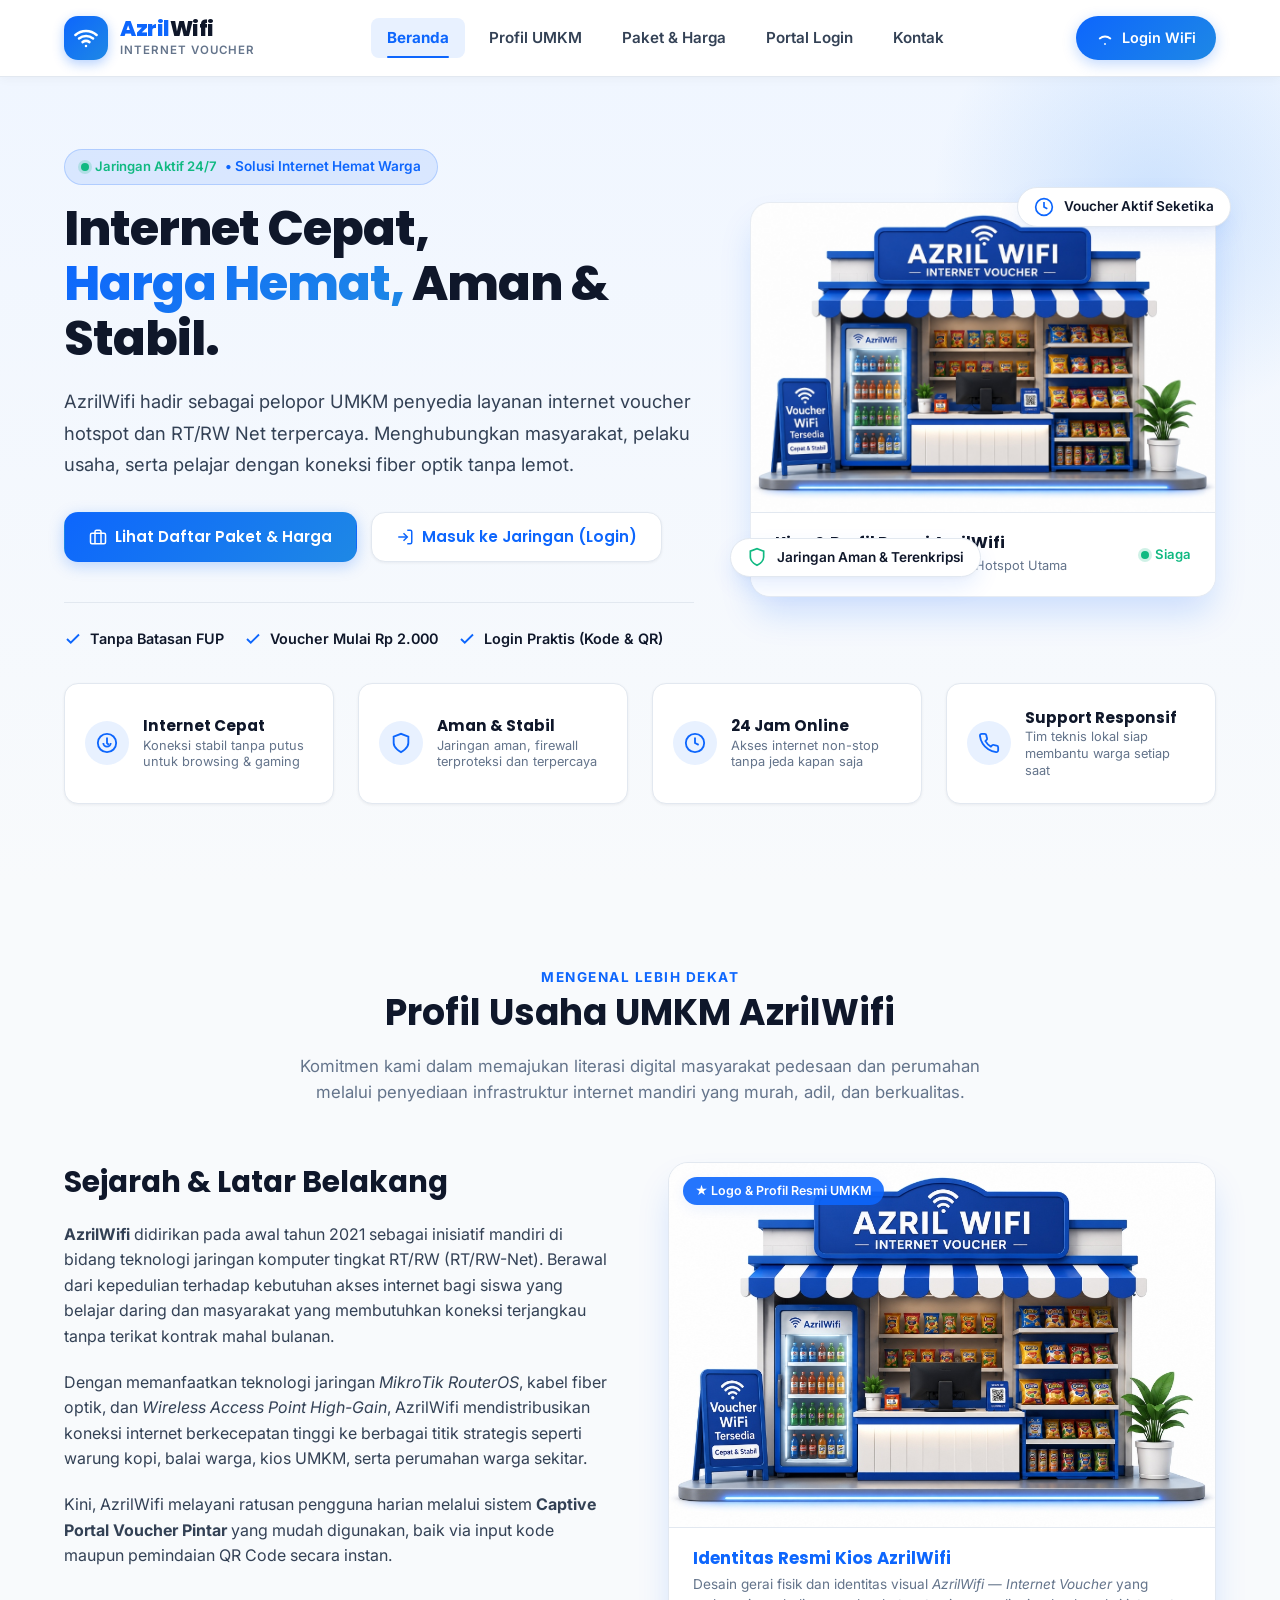
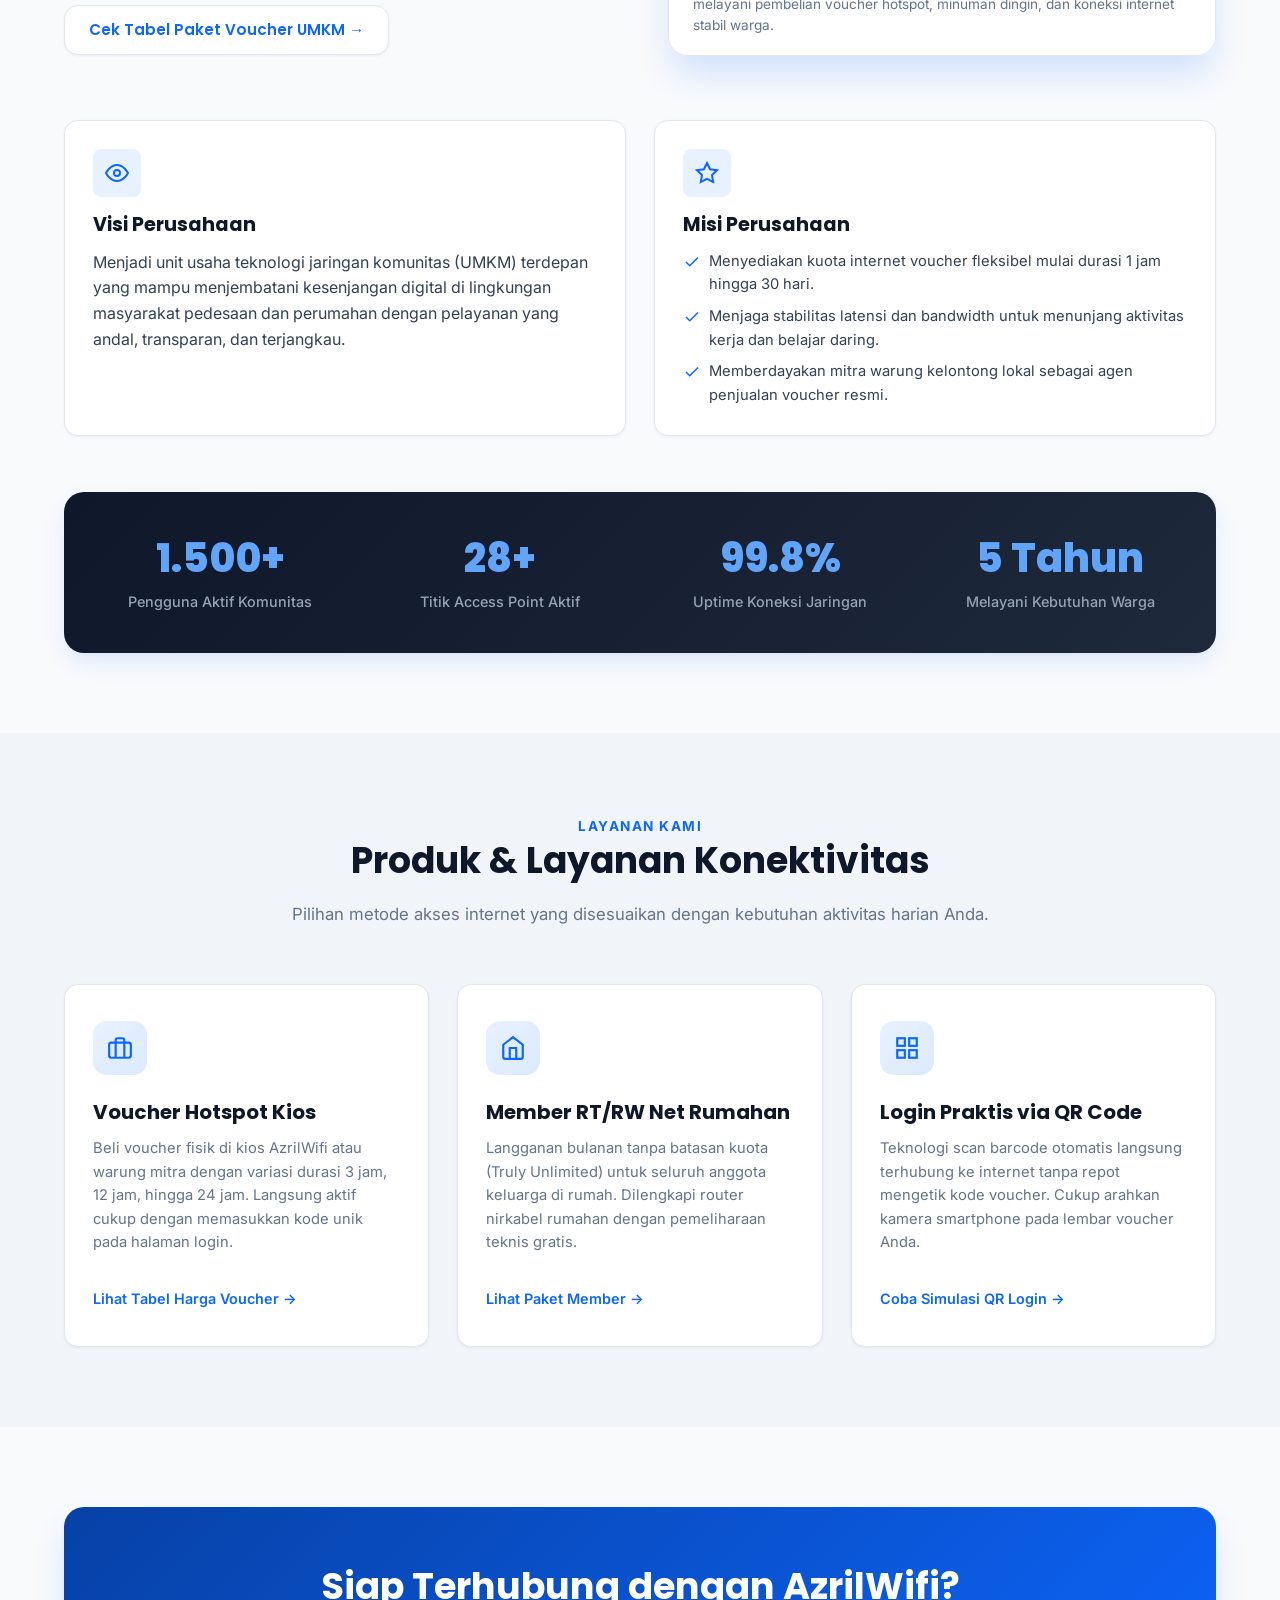
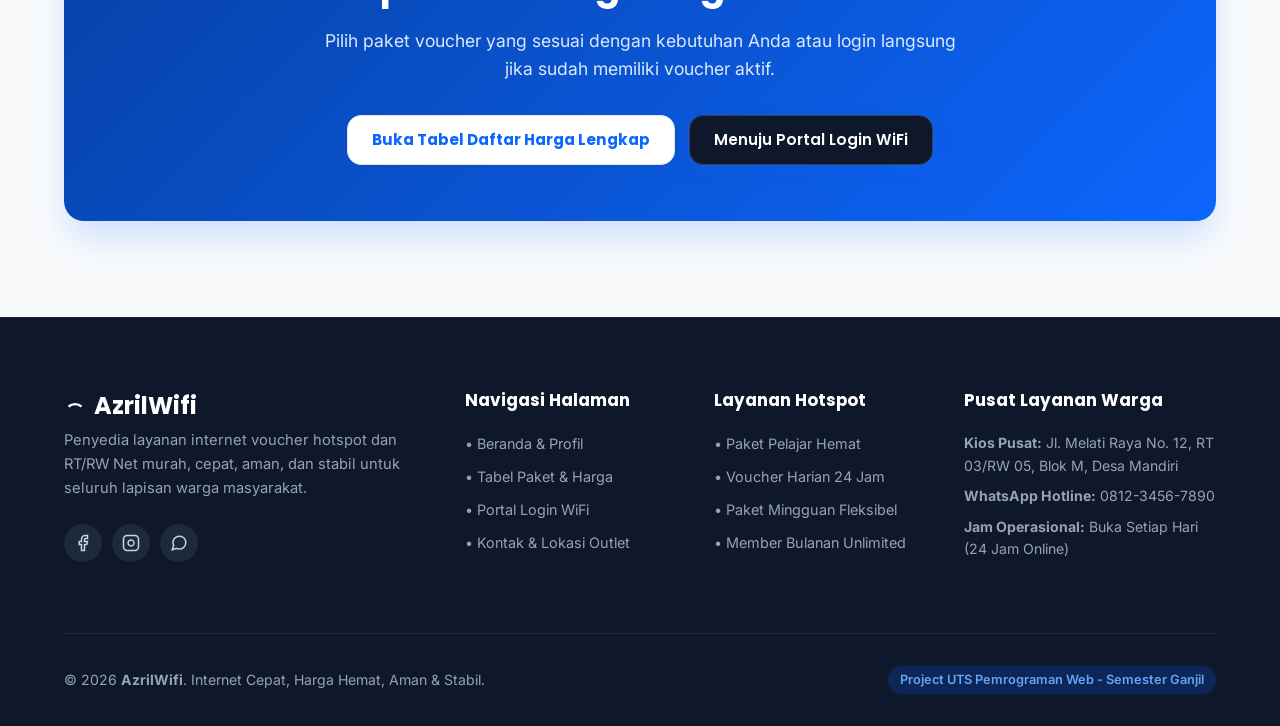
<file: index.html>
<!DOCTYPE html>
<html lang="id">
<head>
  <meta charset="UTF-8">
  <meta name="viewport" content="width=device-width, initial-scale=1.0">
  <title>AzrilWifi - Profil UMKM & Penyedia Internet Voucher Berkualitas</title>
  <meta name="description" content="Profil Resmi AzrilWifi - Penyedia layanan internet voucher hotspot RT/RW Net murah, cepat, aman, dan stabil untuk masyarakat dan pelajar.">
  
  <!-- CSS Stylesheet -->
  <link rel="stylesheet" href="assets/css/style.css">
</head>
<body>

  <!-- ========================================================================
       SEMANTIC HEADER & NAVBAR COMPONENT
       ======================================================================== -->
  <header class="site-header">
    <div class="container">
      <!-- Brand Logo -->
      <a href="index.html" class="brand-logo" id="brandLogo">
        <div class="brand-icon-box">
          <svg width="24" height="24" viewBox="0 0 24 24" fill="none" stroke="currentColor" stroke-width="2.5" stroke-linecap="round" stroke-linejoin="round">
            <path d="M5 12.55a11 11 0 0 1 14.08 0"></path>
            <path d="M1.42 9a16 16 0 0 1 21.16 0"></path>
            <path d="M8.53 16.11a6 6 0 0 1 6.95 0"></path>
            <line x1="12" y1="20" x2="12.01" y2="20"></line>
          </svg>
        </div>
        <div class="brand-text-group">
          <span class="brand-title">Azril<span>Wifi</span></span>
          <span class="brand-subtitle">Internet Voucher</span>
        </div>
      </a>

      <!-- Navigation Menu -->
      <nav class="main-nav" aria-label="Navigasi Utama">
        <ul class="nav-list">
          <li><a href="index.html" class="nav-link active" id="navHome">Beranda</a></li>
          <li><a href="#profil" class="nav-link" id="navProfil">Profil UMKM</a></li>
          <li><a href="paket.html" class="nav-link" id="navPaket">Paket & Harga</a></li>
          <li><a href="login.html" class="nav-link" id="navLogin">Portal Login</a></li>
          <li><a href="kontak.html" class="nav-link" id="navKontak">Kontak</a></li>
        </ul>
      </nav>

      <!-- Header Action -->
      <div class="header-actions">
        <a href="login.html" class="nav-cta-btn" id="headerLoginBtn">
          <svg width="18" height="18" viewBox="0 0 24 24" fill="none" stroke="currentColor" stroke-width="2.5" stroke-linecap="round" stroke-linejoin="round">
            <path d="M5 12.55a11 11 0 0 1 14.08 0"></path>
            <line x1="12" y1="20" x2="12.01" y2="20"></line>
          </svg>
          Login WiFi
        </a>
      </div>

      <!-- Mobile Menu Toggle Button -->
      <button class="menu-toggle" aria-label="Buka Menu Navigasi" aria-expanded="false" id="mobileMenuBtn">
        <svg width="28" height="28" viewBox="0 0 24 24" fill="none" stroke="currentColor" stroke-width="2" stroke-linecap="round" stroke-linejoin="round">
          <line x1="3" y1="12" x2="21" y2="12"></line>
          <line x1="3" y1="6" x2="21" y2="6"></line>
          <line x1="3" y1="18" x2="21" y2="18"></line>
        </svg>
      </button>
    </div>
  </header>

  <!-- ========================================================================
       MAIN CONTENT
       ======================================================================== -->
  <main>
    <!-- HERO SECTION -->
    <section class="hero-section">
      <div class="container">
        <div class="hero-grid">
          <!-- Left: Hero Text & Call to Actions -->
          <article class="hero-content">
            <div class="badge-pill">
              <span class="hero-badge-live"><span class="pulse-dot"></span> Jaringan Aktif 24/7</span>
              <span>• Solusi Internet Hemat Warga</span>
            </div>
            <h1 class="hero-title">
              Internet Cepat, <br>
              <span class="gradient-text">Harga Hemat,</span> Aman & Stabil.
            </h1>
            <p class="hero-description">
              AzrilWifi hadir sebagai pelopor UMKM penyedia layanan internet voucher hotspot dan RT/RW Net terpercaya. Menghubungkan masyarakat, pelaku usaha, serta pelajar dengan koneksi fiber optik tanpa lemot.
            </p>
            <div class="hero-btn-group">
              <a href="paket.html" class="btn btn-primary" id="heroCekPaketBtn">
                <svg width="18" height="18" viewBox="0 0 24 24" fill="none" stroke="currentColor" stroke-width="2">
                  <rect x="2" y="7" width="20" height="14" rx="2" ry="2"></rect>
                  <path d="M16 21V5a2 2 0 0 0-2-2h-4a2 2 0 0 0-2 2v16"></path>
                </svg>
                Lihat Daftar Paket & Harga
              </a>
              <a href="login.html" class="btn btn-secondary" id="heroLoginBtn">
                <svg width="18" height="18" viewBox="0 0 24 24" fill="none" stroke="currentColor" stroke-width="2">
                  <path d="M15 3h4a2 2 0 0 1 2 2v14a2 2 0 0 1-2 2h-4"></path>
                  <polyline points="10 17 15 12 10 7"></polyline>
                  <line x1="15" y1="12" x2="3" y2="12"></line>
                </svg>
                Masuk ke Jaringan (Login)
              </a>
            </div>

            <!-- Feature Bullet List -->
            <div class="hero-features-list">
              <div class="hero-feature-item">
                <svg width="18" height="18" viewBox="0 0 24 24" fill="none" stroke="currentColor" stroke-width="2.5"><polyline points="20 6 9 17 4 12"></polyline></svg>
                <span>Tanpa Batasan FUP</span>
              </div>
              <div class="hero-feature-item">
                <svg width="18" height="18" viewBox="0 0 24 24" fill="none" stroke="currentColor" stroke-width="2.5"><polyline points="20 6 9 17 4 12"></polyline></svg>
                <span>Voucher Mulai Rp 2.000</span>
              </div>
              <div class="hero-feature-item">
                <svg width="18" height="18" viewBox="0 0 24 24" fill="none" stroke="currentColor" stroke-width="2.5"><polyline points="20 6 9 17 4 12"></polyline></svg>
                <span>Login Praktis (Kode & QR)</span>
              </div>
            </div>
          </article>

          <!-- Right: Hero Visual Showcase (Kios AzrilWifi) -->
          <div class="hero-media-wrapper">
            <div class="floating-pill pill-top">
              <svg width="20" height="20" viewBox="0 0 24 24" fill="none" stroke="#0D66FD" stroke-width="2"><circle cx="12" cy="12" r="10"></circle><polyline points="12 6 12 12 16 14"></polyline></svg>
              <span>Voucher Aktif Seketika</span>
            </div>
            
            <figure class="hero-card">
              <div class="hero-image-box">
                <img src="assets/images/kios-azrilwifi.jpg" alt="Logo & Profil Resmi Kios AzrilWifi Internet Voucher">
              </div>
              <figcaption class="hero-card-footer">
                <div>
                  <h4 style="font-size: 1rem; margin-bottom: 2px;">Kios &amp; Profil Resmi AzrilWifi</h4>
                  <p style="font-size: 0.8rem; color: var(--text-muted); margin: 0;">Pusat Pembelian Voucher &amp; Titik Hotspot Utama</p>
                </div>
                <span class="hero-badge-live">
                  <span class="pulse-dot"></span> Siaga
                </span>
              </figcaption>
            </figure>

            <div class="floating-pill pill-bottom">
              <svg width="20" height="20" viewBox="0 0 24 24" fill="none" stroke="#10B981" stroke-width="2"><path d="M12 22s8-4 8-10V5l-8-3-8 3v7c0 6 8 10 8 10z"></path></svg>
              <span>Jaringan Aman & Terenkripsi</span>
            </div>
          </div>
        </div>

        <!-- 4 Core Trust Badges (Based on Mockup Image) -->
        <div class="trust-badges-grid">
          <div class="trust-badge-item">
            <div class="trust-icon-circle">
              <svg width="22" height="22" viewBox="0 0 24 24" fill="none" stroke="currentColor" stroke-width="2"><circle cx="12" cy="12" r="10"></circle><polyline points="12 6 12 12 14 14"></polyline><path d="M16 12a4 4 0 1 1-8 0"></path></svg>
            </div>
            <div class="trust-badge-text">
              <h4>Internet Cepat</h4>
              <p>Koneksi stabil tanpa putus untuk browsing & gaming</p>
            </div>
          </div>

          <div class="trust-badge-item">
            <div class="trust-icon-circle">
              <svg width="22" height="22" viewBox="0 0 24 24" fill="none" stroke="currentColor" stroke-width="2"><path d="M12 22s8-4 8-10V5l-8-3-8 3v7c0 6 8 10 8 10z"></path></svg>
            </div>
            <div class="trust-badge-text">
              <h4>Aman & Stabil</h4>
              <p>Jaringan aman, firewall terproteksi dan terpercaya</p>
            </div>
          </div>

          <div class="trust-badge-item">
            <div class="trust-icon-circle">
              <svg width="22" height="22" viewBox="0 0 24 24" fill="none" stroke="currentColor" stroke-width="2"><circle cx="12" cy="12" r="10"></circle><polyline points="12 6 12 12 16 14"></polyline></svg>
            </div>
            <div class="trust-badge-text">
              <h4>24 Jam Online</h4>
              <p>Akses internet non-stop tanpa jeda kapan saja</p>
            </div>
          </div>

          <div class="trust-badge-item">
            <div class="trust-icon-circle">
              <svg width="22" height="22" viewBox="0 0 24 24" fill="none" stroke="currentColor" stroke-width="2"><path d="M22 16.92v3a2 2 0 0 1-2.18 2 19.79 19.79 0 0 1-8.63-3.07 19.5 19.5 0 0 1-6-6 19.79 19.79 0 0 1-3.07-8.67A2 2 0 0 1 4.11 2h3a2 2 0 0 1 2 1.72 12.84 12.84 0 0 0 .7 2.81 2 2 0 0 1-.45 2.11L8.09 9.91a16 16 0 0 0 6 6l1.27-1.27a2 2 0 0 1 2.11-.45 12.84 12.84 0 0 0 2.81.7A2 2 0 0 1 22 16.92z"></path></svg>
            </div>
            <div class="trust-badge-text">
              <h4>Support Responsif</h4>
              <p>Tim teknis lokal siap membantu warga setiap saat</p>
            </div>
          </div>
        </div>
      </div>
    </section>

    <!-- ======================================================================
         PROFIL PERUSAHAAN / UMKM LENGKAP
         ====================================================================== -->
    <section id="profil" class="section">
      <div class="container">
        <header class="section-header">
          <span class="section-subtitle">Mengenal Lebih Dekat</span>
          <h2 class="section-title">Profil Usaha UMKM AzrilWifi</h2>
          <p class="section-desc">
            Komitmen kami dalam memajukan literasi digital masyarakat pedesaan dan perumahan melalui penyediaan infrastruktur internet mandiri yang murah, adil, dan berkualitas.
          </p>
        </header>

        <div class="profile-grid">
          <!-- Text Information -->
          <article class="profile-info">
            <h3>Sejarah & Latar Belakang</h3>
            <p>
              <strong>AzrilWifi</strong> didirikan pada awal tahun 2021 sebagai inisiatif mandiri di bidang teknologi jaringan komputer tingkat RT/RW (RT/RW-Net). Berawal dari kepedulian terhadap kebutuhan akses internet bagi siswa yang belajar daring dan masyarakat yang membutuhkan koneksi terjangkau tanpa terikat kontrak mahal bulanan.
            </p>
            <p>
              Dengan memanfaatkan teknologi jaringan <em>MikroTik RouterOS</em>, kabel fiber optik, dan <em>Wireless Access Point High-Gain</em>, AzrilWifi mendistribusikan koneksi internet berkecepatan tinggi ke berbagai titik strategis seperti warung kopi, balai warga, kios UMKM, serta perumahan warga sekitar.
            </p>
            <p>
              Kini, AzrilWifi melayani ratusan pengguna harian melalui sistem <strong>Captive Portal Voucher Pintar</strong> yang mudah digunakan, baik via input kode maupun pemindaian QR Code secara instan.
            </p>
            
            <div style="margin-top: 1rem;">
              <a href="paket.html" class="btn btn-secondary" id="btnPelajariPaket">
                Cek Tabel Paket Voucher UMKM &rarr;
              </a>
            </div>
          </article>

          <!-- Visual Profil Resmi & Logo Kios AzrilWifi -->
          <figure class="profile-img-card">
            <div style="position: relative;">
              <img src="assets/images/profil-azrilwifi.jpg" alt="Logo &amp; Profil Resmi Kios AzrilWifi Internet Voucher">
              <span class="badge badge-primary" style="position: absolute; top: 14px; left: 14px; box-shadow: var(--shadow-md); background: rgba(13, 102, 253, 0.9); color: #fff;">
                ★ Logo &amp; Profil Resmi UMKM
              </span>
            </div>
            <figcaption style="padding: 1.25rem 1.5rem; background: #fff; border-top: 1px solid var(--border-color);">
              <h4 style="font-size: 1.05rem; color: var(--primary); margin-bottom: 4px;">Identitas Resmi Kios AzrilWifi</h4>
              <p style="margin: 0; color: var(--text-muted); font-size: 0.85rem; line-height: 1.5;">
                Desain gerai fisik dan identitas visual <em>AzrilWifi — Internet Voucher</em> yang melayani pembelian voucher hotspot, minuman dingin, dan koneksi internet stabil warga.
              </p>
            </figcaption>
          </figure>
        </div>

        <!-- Visi & Misi -->
        <div class="vision-mission-grid">
          <article class="vm-card">
            <div class="vm-icon">
              <svg width="24" height="24" viewBox="0 0 24 24" fill="none" stroke="currentColor" stroke-width="2"><path d="M1 12s4-8 11-8 11 8 11 8-4 8-11 8-11-8-11-8z"></path><circle cx="12" cy="12" r="3"></circle></svg>
            </div>
            <h4>Visi Perusahaan</h4>
            <p>
              Menjadi unit usaha teknologi jaringan komunitas (UMKM) terdepan yang mampu menjembatani kesenjangan digital di lingkungan masyarakat pedesaan dan perumahan dengan pelayanan yang andal, transparan, dan terjangkau.
            </p>
          </article>

          <article class="vm-card">
            <div class="vm-icon">
              <svg width="24" height="24" viewBox="0 0 24 24" fill="none" stroke="currentColor" stroke-width="2"><polygon points="12 2 15.09 8.26 22 9.27 17 14.14 18.18 21.02 12 17.77 5.82 21.02 7 14.14 2 9.27 8.91 8.26 12 2"></polygon></svg>
            </div>
            <h4>Misi Perusahaan</h4>
            <ul class="vm-list">
              <li>
                <svg width="18" height="18" viewBox="0 0 24 24" fill="none" stroke="currentColor" stroke-width="2"><polyline points="20 6 9 17 4 12"></polyline></svg>
                <span>Menyediakan kuota internet voucher fleksibel mulai durasi 1 jam hingga 30 hari.</span>
              </li>
              <li>
                <svg width="18" height="18" viewBox="0 0 24 24" fill="none" stroke="currentColor" stroke-width="2"><polyline points="20 6 9 17 4 12"></polyline></svg>
                <span>Menjaga stabilitas latensi dan bandwidth untuk menunjang aktivitas kerja dan belajar daring.</span>
              </li>
              <li>
                <svg width="18" height="18" viewBox="0 0 24 24" fill="none" stroke="currentColor" stroke-width="2"><polyline points="20 6 9 17 4 12"></polyline></svg>
                <span>Memberdayakan mitra warung kelontong lokal sebagai agen penjualan voucher resmi.</span>
              </li>
            </ul>
          </article>
        </div>

        <!-- Statistics Counter Bar -->
        <div class="stats-bar">
          <div class="stats-grid">
            <div class="stat-item">
              <h3>1.500+</h3>
              <p>Pengguna Aktif Komunitas</p>
            </div>
            <div class="stat-item">
              <h3>28+</h3>
              <p>Titik Access Point Aktif</p>
            </div>
            <div class="stat-item">
              <h3>99.8%</h3>
              <p>Uptime Koneksi Jaringan</p>
            </div>
            <div class="stat-item">
              <h3>5 Tahun</h3>
              <p>Melayani Kebutuhan Warga</p>
            </div>
          </div>
        </div>
      </div>
    </section>

    <!-- ======================================================================
         LAYANAN & PRODUK UNGGULAN UMKM
         ====================================================================== -->
    <section class="section section-alt">
      <div class="container">
        <header class="section-header">
          <span class="section-subtitle">Layanan Kami</span>
          <h2 class="section-title">Produk & Layanan Konektivitas</h2>
          <p class="section-desc">Pilihan metode akses internet yang disesuaikan dengan kebutuhan aktivitas harian Anda.</p>
        </header>

        <div class="services-grid">
          <!-- Service 1 -->
          <article class="service-card">
            <div class="service-icon-box">
              <svg width="26" height="26" viewBox="0 0 24 24" fill="none" stroke="currentColor" stroke-width="2">
                <rect x="2" y="7" width="20" height="14" rx="2" ry="2"></rect>
                <path d="M16 21V5a2 2 0 0 0-2-2h-4a2 2 0 0 0-2 2v16"></path>
              </svg>
            </div>
            <h3>Voucher Hotspot Kios</h3>
            <p>
              Beli voucher fisik di kios AzrilWifi atau warung mitra dengan variasi durasi 3 jam, 12 jam, hingga 24 jam. Langsung aktif cukup dengan memasukkan kode unik pada halaman login.
            </p>
            <a href="paket.html" class="service-card-link">
              Lihat Tabel Harga Voucher &rarr;
            </a>
          </article>

          <!-- Service 2 -->
          <article class="service-card">
            <div class="service-icon-box">
              <svg width="26" height="26" viewBox="0 0 24 24" fill="none" stroke="currentColor" stroke-width="2">
                <path d="M3 9l9-7 9 7v11a2 2 0 0 1-2 2H5a2 2 0 0 1-2-2z"></path>
                <polyline points="9 22 9 12 15 12 15 22"></polyline>
              </svg>
            </div>
            <h3>Member RT/RW Net Rumahan</h3>
            <p>
              Langganan bulanan tanpa batasan kuota (Truly Unlimited) untuk seluruh anggota keluarga di rumah. Dilengkapi router nirkabel rumahan dengan pemeliharaan teknis gratis.
            </p>
            <a href="paket.html" class="service-card-link">
              Lihat Paket Member &rarr;
            </a>
          </article>

          <!-- Service 3 -->
          <article class="service-card">
            <div class="service-icon-box">
              <svg width="26" height="26" viewBox="0 0 24 24" fill="none" stroke="currentColor" stroke-width="2">
                <rect x="3" y="3" width="7" height="7"></rect>
                <rect x="14" y="3" width="7" height="7"></rect>
                <rect x="14" y="14" width="7" height="7"></rect>
                <rect x="3" y="14" width="7" height="7"></rect>
              </svg>
            </div>
            <h3>Login Praktis via QR Code</h3>
            <p>
              Teknologi scan barcode otomatis langsung terhubung ke internet tanpa repot mengetik kode voucher. Cukup arahkan kamera smartphone pada lembar voucher Anda.
            </p>
            <a href="login.html" class="service-card-link">
              Coba Simulasi QR Login &rarr;
            </a>
          </article>
        </div>
      </div>
    </section>

    <!-- ======================================================================
         CTA PREVIEW KE HALAMAN TABEL & LOGIN
         ====================================================================== -->
    <section class="section" style="padding-bottom: 6rem;">
      <div class="container">
        <div style="background: linear-gradient(135deg, #0741a6 0%, #0D66FD 100%); border-radius: var(--radius-lg); padding: 3.5rem 2.5rem; color: #fff; text-align: center; box-shadow: var(--shadow-xl);">
          <h2 style="color: #fff; font-size: 2.3rem; margin-bottom: 1rem;">Siap Terhubung dengan AzrilWifi?</h2>
          <p style="color: #DBEAFE; font-size: 1.1rem; max-width: 650px; margin: 0 auto 2rem;">
            Pilih paket voucher yang sesuai dengan kebutuhan Anda atau login langsung jika sudah memiliki voucher aktif.
          </p>
          <div style="display: flex; justify-content: center; gap: 14px; flex-wrap: wrap;">
            <a href="paket.html" class="btn btn-secondary" style="background: #fff; color: var(--primary); font-weight: 700;">
              Buka Tabel Daftar Harga Lengkap
            </a>
            <a href="login.html" class="btn btn-primary" style="background: #0F172A; border-color: #334155;">
              Menuju Portal Login WiFi
            </a>
          </div>
        </div>
      </div>
    </section>
  </main>

  <!-- ========================================================================
       SEMANTIC FOOTER COMPONENT
       ======================================================================== -->
  <footer class="site-footer">
    <div class="container">
      <div class="footer-grid">
        <!-- Col 1: Brand Info -->
        <div class="footer-brand">
          <h4>
            <svg width="22" height="22" viewBox="0 0 24 24" fill="none" stroke="currentColor" stroke-width="2.5"><path d="M5 12.55a11 11 0 0 1 14.08 0"></path><line x1="12" y1="20" x2="12.01" y2="20"></line></svg>
            AzrilWifi
          </h4>
          <p>
            Penyedia layanan internet voucher hotspot dan RT/RW Net murah, cepat, aman, dan stabil untuk seluruh lapisan warga masyarakat.
          </p>
          <div class="footer-socials">
            <a href="#" class="social-link" aria-label="Facebook">
              <svg width="18" height="18" viewBox="0 0 24 24" fill="none" stroke="currentColor" stroke-width="2"><path d="M18 2h-3a5 5 0 0 0-5 5v3H7v4h3v8h4v-8h3l1-4h-4V7a1 1 0 0 1 1-1h3z"></path></svg>
            </a>
            <a href="#" class="social-link" aria-label="Instagram">
              <svg width="18" height="18" viewBox="0 0 24 24" fill="none" stroke="currentColor" stroke-width="2"><rect x="2" y="2" width="20" height="20" rx="5" ry="5"></rect><path d="M16 11.37A4 4 0 1 1 12.63 8 4 4 0 0 1 16 11.37z"></path><line x1="17.5" y1="6.5" x2="17.51" y2="6.5"></line></svg>
            </a>
            <a href="kontak.html" class="social-link" aria-label="WhatsApp">
              <svg width="18" height="18" viewBox="0 0 24 24" fill="none" stroke="currentColor" stroke-width="2"><path d="M21 11.5a8.38 8.38 0 0 1-.9 3.8 8.5 8.5 0 0 1-7.6 4.7 8.38 8.38 0 0 1-3.8-.9L3 21l1.9-5.7a8.38 8.38 0 0 1-.9-3.8 8.5 8.5 0 0 1 4.7-7.6 8.38 8.38 0 0 1 3.8-.9h.5a8.48 8.48 0 0 1 8 8v.5z"></path></svg>
            </a>
          </div>
        </div>

        <!-- Col 2: Quick Links (Hyperlinks) -->
        <div class="footer-col">
          <h5>Navigasi Halaman</h5>
          <div class="footer-links">
            <a href="index.html">&bull; Beranda & Profil</a>
            <a href="paket.html">&bull; Tabel Paket & Harga</a>
            <a href="login.html">&bull; Portal Login WiFi</a>
            <a href="kontak.html">&bull; Kontak & Lokasi Outlet</a>
          </div>
        </div>

        <!-- Col 3: Layanan Kami -->
        <div class="footer-col">
          <h5>Layanan Hotspot</h5>
          <div class="footer-links">
            <a href="paket.html">&bull; Paket Pelajar Hemat</a>
            <a href="paket.html">&bull; Voucher Harian 24 Jam</a>
            <a href="paket.html">&bull; Paket Mingguan Fleksibel</a>
            <a href="paket.html">&bull; Member Bulanan Unlimited</a>
          </div>
        </div>

        <!-- Col 4: Informasi Kontak -->
        <div class="footer-col">
          <h5>Pusat Layanan Warga</h5>
          <p style="font-size: 0.88rem; color: #94A3B8; margin-bottom: 0.5rem;">
            <strong>Kios Pusat:</strong> Jl. Melati Raya No. 12, RT 03/RW 05, Blok M, Desa Mandiri
          </p>
          <p style="font-size: 0.88rem; color: #94A3B8; margin-bottom: 0.5rem;">
            <strong>WhatsApp Hotline:</strong> 0812-3456-7890
          </p>
          <p style="font-size: 0.88rem; color: #94A3B8;">
            <strong>Jam Operasional:</strong> Buka Setiap Hari (24 Jam Online)
          </p>
        </div>
      </div>

      <!-- Footer Bottom -->
      <div class="footer-bottom">
        <p>&copy; 2026 <strong>AzrilWifi</strong>. Internet Cepat, Harga Hemat, Aman &amp; Stabil.</p>
        <span class="project-tag">Project UTS Pemrograman Web - Semester Ganjil</span>
      </div>
    </div>
  </footer>

  <!-- Javascript File -->
  <script src="assets/js/script.js"></script>
</body>
</html>
</file>
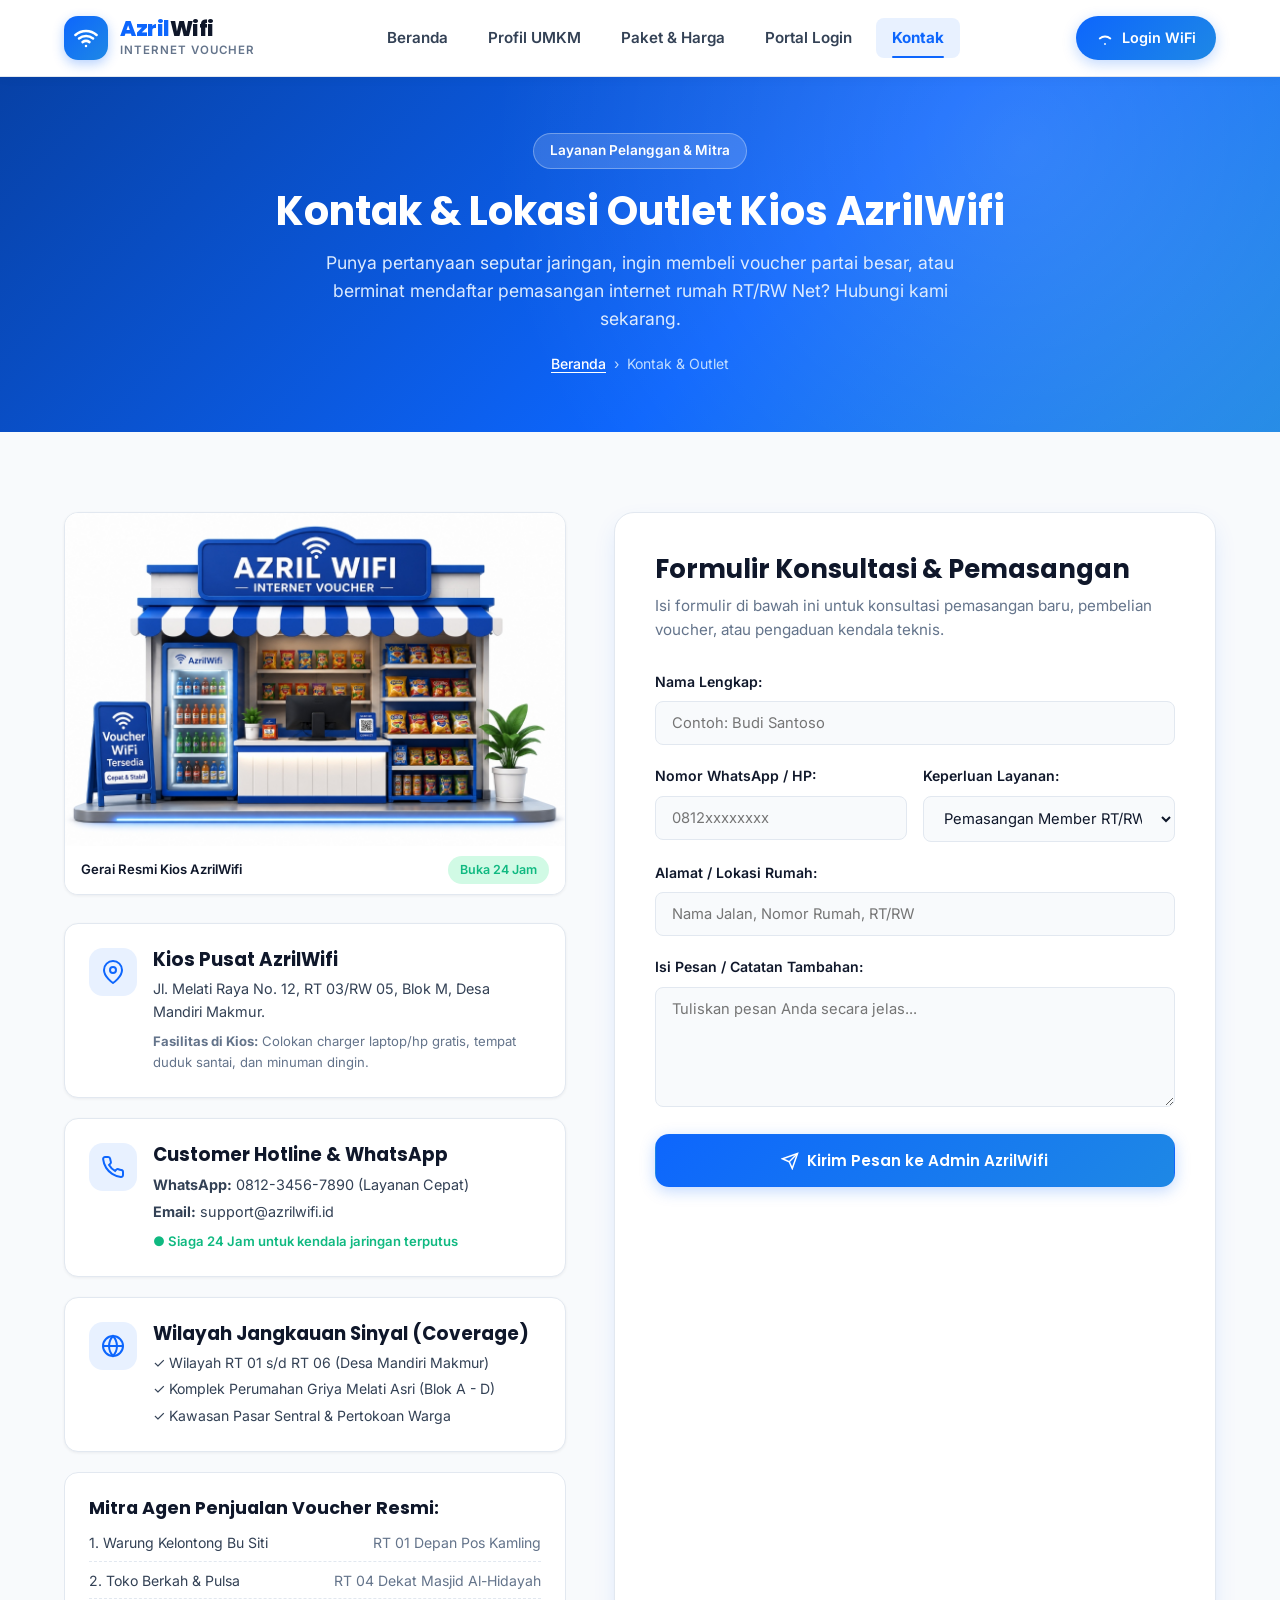
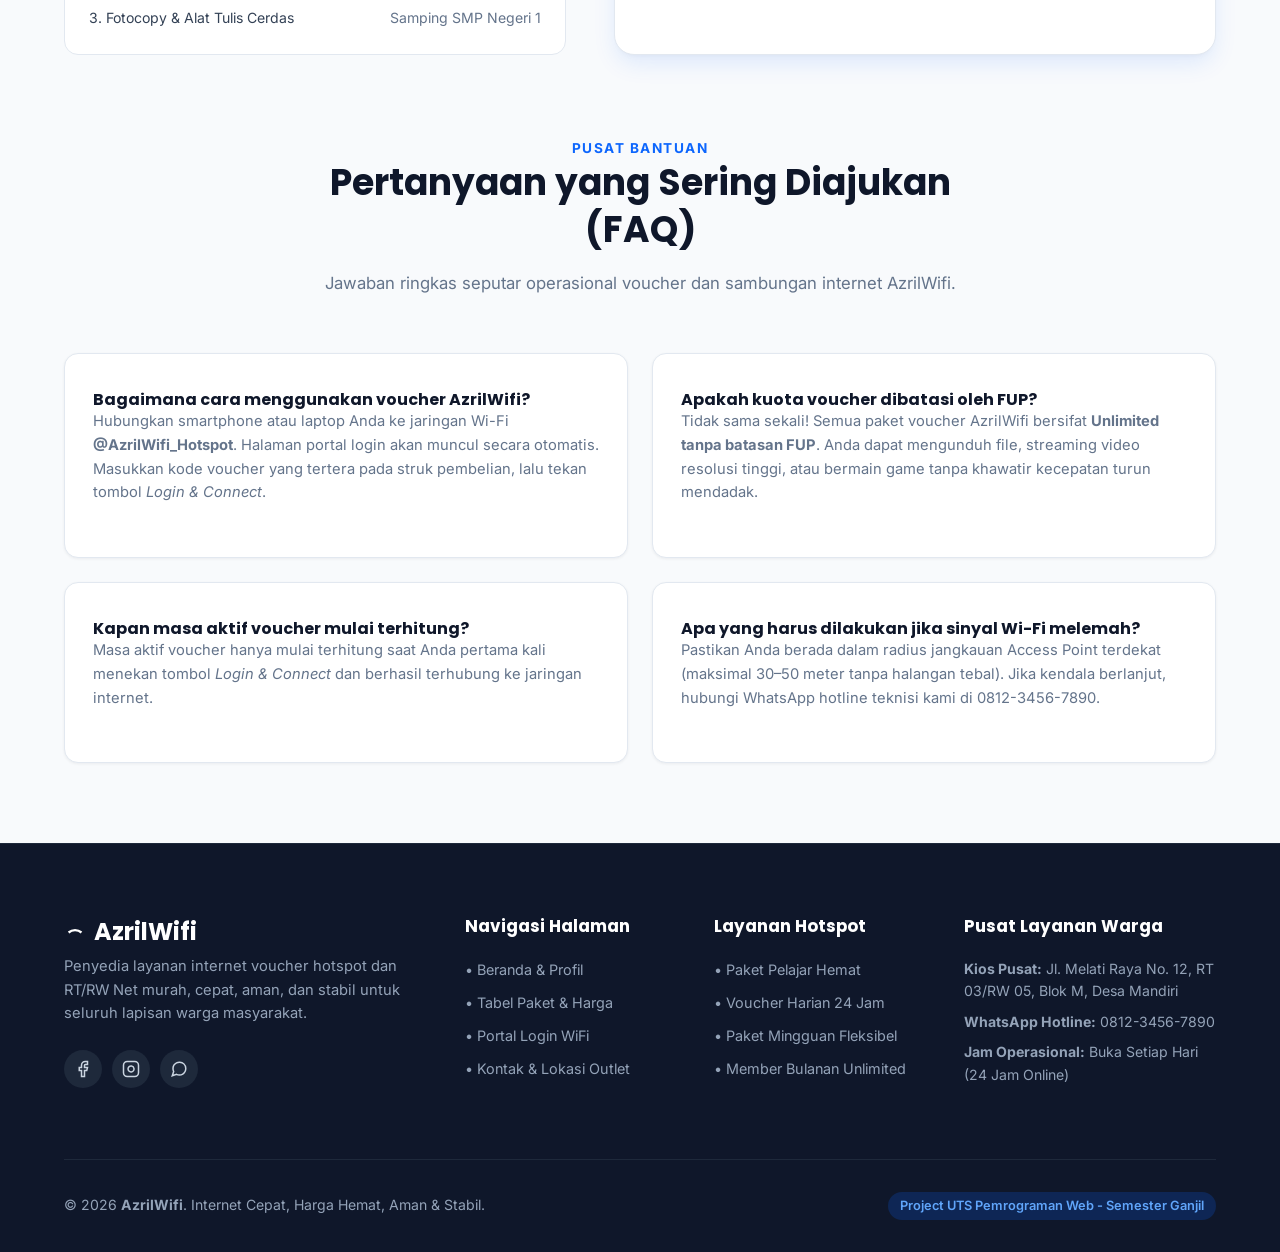
<file: kontak.html>
<!DOCTYPE html>
<html lang="id">
<head>
  <meta charset="UTF-8">
  <meta name="viewport" content="width=device-width, initial-scale=1.0">
  <title>Kontak & Lokasi Outlet - AzrilWifi Internet Voucher</title>
  <meta name="description" content="Hubungi tim dukungan teknis AzrilWifi, temukan lokasi kios resmi penjualan voucher, serta ajukan pemasangan internet rumah RT/RW Net baru.">
  
  <!-- CSS Stylesheet -->
  <link rel="stylesheet" href="assets/css/style.css">
</head>
<body>

  <!-- ========================================================================
       SEMANTIC HEADER & NAVBAR COMPONENT
       ======================================================================== -->
  <header class="site-header">
    <div class="container">
      <!-- Brand Logo -->
      <a href="index.html" class="brand-logo" id="brandLogo">
        <div class="brand-icon-box">
          <svg width="24" height="24" viewBox="0 0 24 24" fill="none" stroke="currentColor" stroke-width="2.5" stroke-linecap="round" stroke-linejoin="round">
            <path d="M5 12.55a11 11 0 0 1 14.08 0"></path>
            <path d="M1.42 9a16 16 0 0 1 21.16 0"></path>
            <path d="M8.53 16.11a6 6 0 0 1 6.95 0"></path>
            <line x1="12" y1="20" x2="12.01" y2="20"></line>
          </svg>
        </div>
        <div class="brand-text-group">
          <span class="brand-title">Azril<span>Wifi</span></span>
          <span class="brand-subtitle">Internet Voucher</span>
        </div>
      </a>

      <!-- Navigation Menu -->
      <nav class="main-nav" aria-label="Navigasi Utama">
        <ul class="nav-list">
          <li><a href="index.html" class="nav-link" id="navHome">Beranda</a></li>
          <li><a href="index.html#profil" class="nav-link" id="navProfil">Profil UMKM</a></li>
          <li><a href="paket.html" class="nav-link" id="navPaket">Paket & Harga</a></li>
          <li><a href="login.html" class="nav-link" id="navLogin">Portal Login</a></li>
          <li><a href="kontak.html" class="nav-link active" id="navKontak">Kontak</a></li>
        </ul>
      </nav>

      <!-- Header Action -->
      <div class="header-actions">
        <a href="login.html" class="nav-cta-btn" id="headerLoginBtn">
          <svg width="18" height="18" viewBox="0 0 24 24" fill="none" stroke="currentColor" stroke-width="2.5" stroke-linecap="round" stroke-linejoin="round">
            <path d="M5 12.55a11 11 0 0 1 14.08 0"></path>
            <line x1="12" y1="20" x2="12.01" y2="20"></line>
          </svg>
          Login WiFi
        </a>
      </div>

      <!-- Mobile Menu Toggle Button -->
      <button class="menu-toggle" aria-label="Buka Menu Navigasi" aria-expanded="false" id="mobileMenuBtn">
        <svg width="28" height="28" viewBox="0 0 24 24" fill="none" stroke="currentColor" stroke-width="2" stroke-linecap="round" stroke-linejoin="round">
          <line x1="3" y1="12" x2="21" y2="12"></line>
          <line x1="3" y1="6" x2="21" y2="6"></line>
          <line x1="3" y1="18" x2="21" y2="18"></line>
        </svg>
      </button>
    </div>
  </header>

  <!-- ========================================================================
       PAGE SUB-BANNER HERO
       ======================================================================== -->
  <section class="subpage-hero">
    <div class="container">
      <div class="badge-pill" style="background: rgba(255,255,255,0.15); color: #fff; border-color: rgba(255,255,255,0.3);">
        <span>Layanan Pelanggan & Mitra</span>
      </div>
      <h1>Kontak & Lokasi Outlet Kios AzrilWifi</h1>
      <p>
        Punya pertanyaan seputar jaringan, ingin membeli voucher partai besar, atau berminat mendaftar pemasangan internet rumah RT/RW Net? Hubungi kami sekarang.
      </p>
      <div class="breadcrumb-nav">
        <a href="index.html">Beranda</a> &rsaquo; <span>Kontak &amp; Outlet</span>
      </div>
    </div>
  </section>

  <!-- ========================================================================
       MAIN SECTION: KONTAK & OUTLET INFO
       ======================================================================== -->
  <main class="section">
    <div class="container">
      <div class="contact-grid">
        
        <!-- Kolom Kiri: Informasi Kios, Agen & Kontak Langsung -->
        <div class="contact-info-cards">
          
          <!-- Foto Fisik Kios & Logo Resmi -->
          <div style="background: var(--bg-card); border-radius: var(--radius-md); overflow: hidden; border: 1px solid var(--border-color); box-shadow: var(--shadow-sm); margin-bottom: 0.5rem;">
            <img src="assets/images/kios-azrilwifi.jpg" alt="Foto Resmi Gerai Kios AzrilWifi" style="width: 100%; display: block;">
            <div style="padding: 10px 16px; background: #fff; font-size: 0.82rem; color: var(--text-muted); display: flex; align-items: center; justify-content: space-between;">
              <span style="font-weight: 600; color: var(--text-dark);">Gerai Resmi Kios AzrilWifi</span>
              <span class="badge badge-success">Buka 24 Jam</span>
            </div>
          </div>

          <div class="contact-card-item">
            <div class="contact-card-icon">
              <svg width="24" height="24" viewBox="0 0 24 24" fill="none" stroke="currentColor" stroke-width="2">
                <path d="M21 10c0 7-9 13-9 13s-9-6-9-13a9 9 0 0 1 18 0z"></path>
                <circle cx="12" cy="10" r="3"></circle>
              </svg>
            </div>
            <div>
              <h4 style="font-size: 1.15rem; margin-bottom: 0.35rem;">Kios Pusat AzrilWifi</h4>
              <p style="font-size: 0.9rem; color: var(--text-body); margin-bottom: 0.5rem;">
                Jl. Melati Raya No. 12, RT 03/RW 05, Blok M, Desa Mandiri Makmur.
              </p>
              <div style="font-size: 0.82rem; color: var(--text-muted);">
                <strong>Fasilitas di Kios:</strong> Colokan charger laptop/hp gratis, tempat duduk santai, dan minuman dingin.
              </div>
            </div>
          </div>

          <div class="contact-card-item">
            <div class="contact-card-icon">
              <svg width="24" height="24" viewBox="0 0 24 24" fill="none" stroke="currentColor" stroke-width="2">
                <path d="M22 16.92v3a2 2 0 0 1-2.18 2 19.79 19.79 0 0 1-8.63-3.07 19.5 19.5 0 0 1-6-6 19.79 19.79 0 0 1-3.07-8.67A2 2 0 0 1 4.11 2h3a2 2 0 0 1 2 1.72 12.84 12.84 0 0 0 .7 2.81 2 2 0 0 1-.45 2.11L8.09 9.91a16 16 0 0 0 6 6l1.27-1.27a2 2 0 0 1 2.11-.45 12.84 12.84 0 0 0 2.81.7A2 2 0 0 1 22 16.92z"></path>
              </svg>
            </div>
            <div>
              <h4 style="font-size: 1.15rem; margin-bottom: 0.35rem;">Customer Hotline &amp; WhatsApp</h4>
              <p style="font-size: 0.9rem; color: var(--text-body); margin-bottom: 0.25rem;">
                <strong>WhatsApp:</strong> 0812-3456-7890 (Layanan Cepat)
              </p>
              <p style="font-size: 0.9rem; color: var(--text-body); margin-bottom: 0.5rem;">
                <strong>Email:</strong> support@azrilwifi.id
              </p>
              <div style="font-size: 0.82rem; color: var(--success); font-weight: 600;">
                ● Siaga 24 Jam untuk kendala jaringan terputus
              </div>
            </div>
          </div>

          <div class="contact-card-item">
            <div class="contact-card-icon">
              <svg width="24" height="24" viewBox="0 0 24 24" fill="none" stroke="currentColor" stroke-width="2">
                <circle cx="12" cy="12" r="10"></circle>
                <line x1="2" y1="12" x2="22" y2="12"></line>
                <path d="M12 2a15.3 15.3 0 0 1 4 10 15.3 15.3 0 0 1-4 10 15.3 15.3 0 0 1-4-10 15.3 15.3 0 0 1 4-10z"></path>
              </svg>
            </div>
            <div>
              <h4 style="font-size: 1.15rem; margin-bottom: 0.35rem;">Wilayah Jangkauan Sinyal (Coverage)</h4>
              <ul style="font-size: 0.88rem; color: var(--text-body); display: flex; flex-direction: column; gap: 4px; margin-top: 6px;">
                <li>✓ Wilayah RT 01 s/d RT 06 (Desa Mandiri Makmur)</li>
                <li>✓ Komplek Perumahan Griya Melati Asri (Blok A - D)</li>
                <li>✓ Kawasan Pasar Sentral &amp; Pertokoan Warga</li>
              </ul>
            </div>
          </div>

          <!-- Mitra Warung Terdekat -->
          <div style="background: var(--bg-card); border-radius: var(--radius-md); padding: 1.5rem; border: 1px solid var(--border-color);">
            <h4 style="font-size: 1.1rem; margin-bottom: 0.75rem;">Mitra Agen Penjualan Voucher Resmi:</h4>
            <div style="display: flex; flex-direction: column; gap: 8px; font-size: 0.88rem;">
              <div style="display:flex; justify-content:space-between; border-bottom:1px dashed var(--border-color); padding-bottom:6px;">
                <span>1. Warung Kelontong Bu Siti</span>
                <span style="color:var(--text-muted);">RT 01 Depan Pos Kamling</span>
              </div>
              <div style="display:flex; justify-content:space-between; border-bottom:1px dashed var(--border-color); padding-bottom:6px;">
                <span>2. Toko Berkah &amp; Pulsa</span>
                <span style="color:var(--text-muted);">RT 04 Dekat Masjid Al-Hidayah</span>
              </div>
              <div style="display:flex; justify-content:space-between;">
                <span>3. Fotocopy &amp; Alat Tulis Cerdas</span>
                <span style="color:var(--text-muted);">Samping SMP Negeri 1</span>
              </div>
            </div>
          </div>

        </div>

        <!-- Kolom Kanan: Form Kirim Pesan / Pasang Baru -->
        <div class="contact-form-card">
          <h3>Formulir Konsultasi &amp; Pemasangan</h3>
          <p>
            Isi formulir di bawah ini untuk konsultasi pemasangan baru, pembelian voucher, atau pengaduan kendala teknis.
          </p>

          <form id="contactForm">
            <div class="form-group">
              <label for="cfName">Nama Lengkap:</label>
              <input type="text" id="cfName" class="form-control" placeholder="Contoh: Budi Santoso" required>
            </div>

            <div class="form-row">
              <div class="form-group">
                <label for="cfPhone">Nomor WhatsApp / HP:</label>
                <input type="tel" id="cfPhone" class="form-control" placeholder="0812xxxxxxxx" required>
              </div>

              <div class="form-group">
                <label for="cfCategory">Keperluan Layanan:</label>
                <select id="cfCategory" class="form-control">
                  <option value="pasang-baru">Pemasangan Member RT/RW Net</option>
                  <option value="beli-voucher">Beli Voucher Grosir / Kios Mitra</option>
                  <option value="laporan-gangguan">Laporan Kendala Sinyal / Jaringan</option>
                  <option value="lainnya">Pertanyaan Umum Lainnya</option>
                </select>
              </div>
            </div>

            <div class="form-group">
              <label for="cfAddress">Alamat / Lokasi Rumah:</label>
              <input type="text" id="cfAddress" class="form-control" placeholder="Nama Jalan, Nomor Rumah, RT/RW" required>
            </div>

            <div class="form-group">
              <label for="cfMessage">Isi Pesan / Catatan Tambahan:</label>
              <textarea id="cfMessage" class="form-control" placeholder="Tuliskan pesan Anda secara jelas..." required></textarea>
            </div>

            <button type="submit" class="btn btn-primary btn-block" style="padding: 14px;">
              <svg width="18" height="18" viewBox="0 0 24 24" fill="none" stroke="currentColor" stroke-width="2">
                <line x1="22" y1="2" x2="11" y2="13"></line>
                <polygon points="22 2 15 22 11 13 2 9 22 2"></polygon>
              </svg>
              Kirim Pesan ke Admin AzrilWifi
            </button>
          </form>
        </div>

      </div>

      <!-- FAQ SECTION (PERTANYAAN SERING DIAJUKAN) -->
      <section style="margin-top: 5rem;">
        <header class="section-header">
          <span class="section-subtitle">Pusat Bantuan</span>
          <h2 class="section-title">Pertanyaan yang Sering Diajukan (FAQ)</h2>
          <p class="section-desc">Jawaban ringkas seputar operasional voucher dan sambungan internet AzrilWifi.</p>
        </header>

        <div style="display: grid; grid-template-columns: repeat(2, 1fr); gap: 1.5rem;" class="services-grid">
          <article class="service-card">
            <h4>Bagaimana cara menggunakan voucher AzrilWifi?</h4>
            <p>
              Hubungkan smartphone atau laptop Anda ke jaringan Wi-Fi <strong>@AzrilWifi_Hotspot</strong>. Halaman portal login akan muncul secara otomatis. Masukkan kode voucher yang tertera pada struk pembelian, lalu tekan tombol <em>Login &amp; Connect</em>.
            </p>
          </article>

          <article class="service-card">
            <h4>Apakah kuota voucher dibatasi oleh FUP?</h4>
            <p>
              Tidak sama sekali! Semua paket voucher AzrilWifi bersifat <strong>Unlimited tanpa batasan FUP</strong>. Anda dapat mengunduh file, streaming video resolusi tinggi, atau bermain game tanpa khawatir kecepatan turun mendadak.
            </p>
          </article>

          <article class="service-card">
            <h4>Kapan masa aktif voucher mulai terhitung?</h4>
            <p>
              Masa aktif voucher hanya mulai terhitung saat Anda pertama kali menekan tombol <em>Login &amp; Connect</em> dan berhasil terhubung ke jaringan internet.
            </p>
          </article>

          <article class="service-card">
            <h4>Apa yang harus dilakukan jika sinyal Wi-Fi melemah?</h4>
            <p>
              Pastikan Anda berada dalam radius jangkauan Access Point terdekat (maksimal 30–50 meter tanpa halangan tebal). Jika kendala berlanjut, hubungi WhatsApp hotline teknisi kami di 0812-3456-7890.
            </p>
          </article>
        </div>
      </section>

    </div>
  </main>

  <!-- ========================================================================
       SEMANTIC FOOTER COMPONENT
       ======================================================================== -->
  <footer class="site-footer">
    <div class="container">
      <div class="footer-grid">
        <!-- Col 1: Brand Info -->
        <div class="footer-brand">
          <h4>
            <svg width="22" height="22" viewBox="0 0 24 24" fill="none" stroke="currentColor" stroke-width="2.5"><path d="M5 12.55a11 11 0 0 1 14.08 0"></path><line x1="12" y1="20" x2="12.01" y2="20"></line></svg>
            AzrilWifi
          </h4>
          <p>
            Penyedia layanan internet voucher hotspot dan RT/RW Net murah, cepat, aman, dan stabil untuk seluruh lapisan warga masyarakat.
          </p>
          <div class="footer-socials">
            <a href="#" class="social-link" aria-label="Facebook">
              <svg width="18" height="18" viewBox="0 0 24 24" fill="none" stroke="currentColor" stroke-width="2"><path d="M18 2h-3a5 5 0 0 0-5 5v3H7v4h3v8h4v-8h3l1-4h-4V7a1 1 0 0 1 1-1h3z"></path></svg>
            </a>
            <a href="#" class="social-link" aria-label="Instagram">
              <svg width="18" height="18" viewBox="0 0 24 24" fill="none" stroke="currentColor" stroke-width="2"><rect x="2" y="2" width="20" height="20" rx="5" ry="5"></rect><path d="M16 11.37A4 4 0 1 1 12.63 8 4 4 0 0 1 16 11.37z"></path><line x1="17.5" y1="6.5" x2="17.51" y2="6.5"></line></svg>
            </a>
            <a href="kontak.html" class="social-link" aria-label="WhatsApp">
              <svg width="18" height="18" viewBox="0 0 24 24" fill="none" stroke="currentColor" stroke-width="2"><path d="M21 11.5a8.38 8.38 0 0 1-.9 3.8 8.5 8.5 0 0 1-7.6 4.7 8.38 8.38 0 0 1-3.8-.9L3 21l1.9-5.7a8.38 8.38 0 0 1-.9-3.8 8.5 8.5 0 0 1 4.7-7.6 8.38 8.38 0 0 1 3.8-.9h.5a8.48 8.48 0 0 1 8 8v.5z"></path></svg>
            </a>
          </div>
        </div>

        <!-- Col 2: Quick Links (Hyperlinks) -->
        <div class="footer-col">
          <h5>Navigasi Halaman</h5>
          <div class="footer-links">
            <a href="index.html">&bull; Beranda & Profil</a>
            <a href="paket.html">&bull; Tabel Paket & Harga</a>
            <a href="login.html">&bull; Portal Login WiFi</a>
            <a href="kontak.html">&bull; Kontak & Lokasi Outlet</a>
          </div>
        </div>

        <!-- Col 3: Layanan Kami -->
        <div class="footer-col">
          <h5>Layanan Hotspot</h5>
          <div class="footer-links">
            <a href="paket.html">&bull; Paket Pelajar Hemat</a>
            <a href="paket.html">&bull; Voucher Harian 24 Jam</a>
            <a href="paket.html">&bull; Paket Mingguan Fleksibel</a>
            <a href="paket.html">&bull; Member Bulanan Unlimited</a>
          </div>
        </div>

        <!-- Col 4: Informasi Kontak -->
        <div class="footer-col">
          <h5>Pusat Layanan Warga</h5>
          <p style="font-size: 0.88rem; color: #94A3B8; margin-bottom: 0.5rem;">
            <strong>Kios Pusat:</strong> Jl. Melati Raya No. 12, RT 03/RW 05, Blok M, Desa Mandiri
          </p>
          <p style="font-size: 0.88rem; color: #94A3B8; margin-bottom: 0.5rem;">
            <strong>WhatsApp Hotline:</strong> 0812-3456-7890
          </p>
          <p style="font-size: 0.88rem; color: #94A3B8;">
            <strong>Jam Operasional:</strong> Buka Setiap Hari (24 Jam Online)
          </p>
        </div>
      </div>

      <!-- Footer Bottom -->
      <div class="footer-bottom">
        <p>&copy; 2026 <strong>AzrilWifi</strong>. Internet Cepat, Harga Hemat, Aman &amp; Stabil.</p>
        <span class="project-tag">Project UTS Pemrograman Web - Semester Ganjil</span>
      </div>
    </div>
  </footer>

  <!-- Javascript File -->
  <script src="assets/js/script.js"></script>
</body>
</html>
</file>
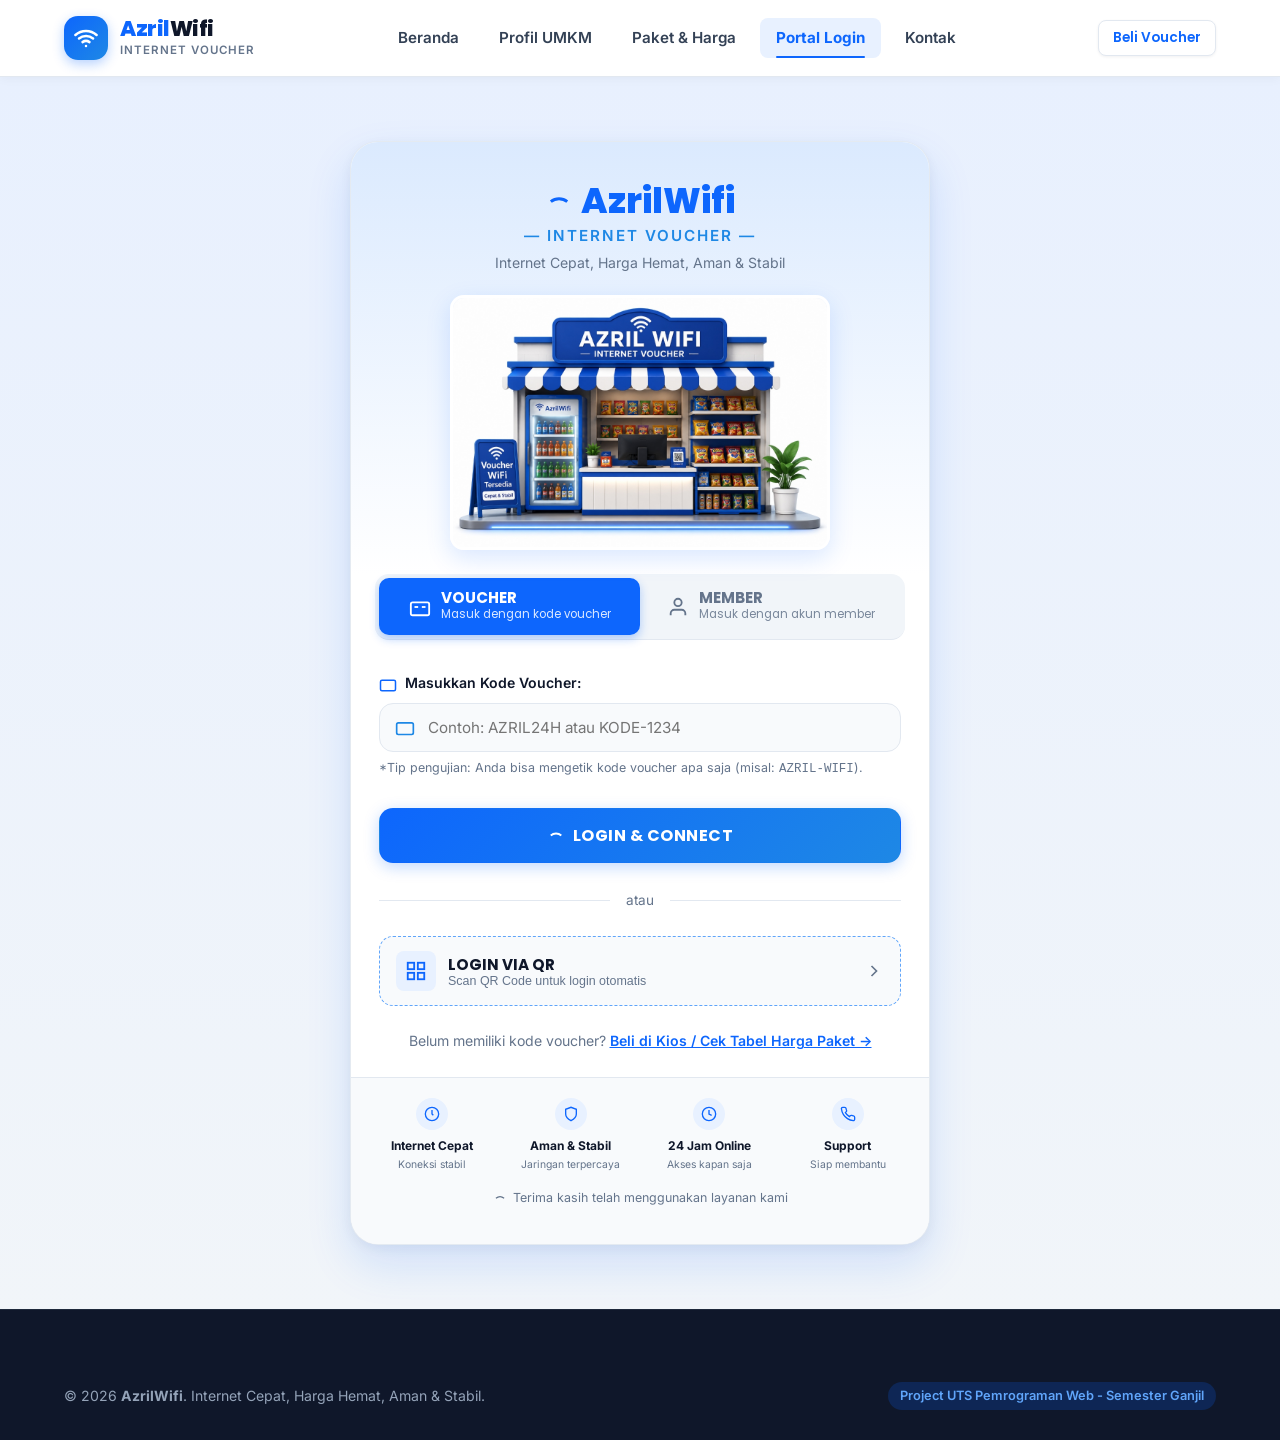
<file: login.html>
<!DOCTYPE html>
<html lang="id">
<head>
  <meta charset="UTF-8">
  <meta name="viewport" content="width=device-width, initial-scale=1.0">
  <title>Portal Login WiFi Voucher & Member - AzrilWifi</title>
  <meta name="description" content="Halaman login captive portal hotspot AzrilWifi. Masukkan kode voucher Anda atau gunakan akun member untuk terhubung ke jaringan internet cepat dan stabil.">
  
  <!-- CSS Stylesheet -->
  <link rel="stylesheet" href="assets/css/style.css">
</head>
<body>

  <!-- ========================================================================
       SEMANTIC HEADER & NAVBAR COMPONENT
       ======================================================================== -->
  <header class="site-header">
    <div class="container">
      <!-- Brand Logo -->
      <a href="index.html" class="brand-logo" id="brandLogo">
        <div class="brand-icon-box">
          <svg width="24" height="24" viewBox="0 0 24 24" fill="none" stroke="currentColor" stroke-width="2.5" stroke-linecap="round" stroke-linejoin="round">
            <path d="M5 12.55a11 11 0 0 1 14.08 0"></path>
            <path d="M1.42 9a16 16 0 0 1 21.16 0"></path>
            <path d="M8.53 16.11a6 6 0 0 1 6.95 0"></path>
            <line x1="12" y1="20" x2="12.01" y2="20"></line>
          </svg>
        </div>
        <div class="brand-text-group">
          <span class="brand-title">Azril<span>Wifi</span></span>
          <span class="brand-subtitle">Internet Voucher</span>
        </div>
      </a>

      <!-- Navigation Menu -->
      <nav class="main-nav" aria-label="Navigasi Utama">
        <ul class="nav-list">
          <li><a href="index.html" class="nav-link" id="navHome">Beranda</a></li>
          <li><a href="index.html#profil" class="nav-link" id="navProfil">Profil UMKM</a></li>
          <li><a href="paket.html" class="nav-link" id="navPaket">Paket & Harga</a></li>
          <li><a href="login.html" class="nav-link active" id="navLogin">Portal Login</a></li>
          <li><a href="kontak.html" class="nav-link" id="navKontak">Kontak</a></li>
        </ul>
      </nav>

      <!-- Header Action -->
      <div class="header-actions">
        <a href="paket.html" class="btn btn-secondary btn-sm" id="headerBeliVoucherBtn">
          Beli Voucher
        </a>
      </div>

      <!-- Mobile Menu Toggle Button -->
      <button class="menu-toggle" aria-label="Buka Menu Navigasi" aria-expanded="false" id="mobileMenuBtn">
        <svg width="28" height="28" viewBox="0 0 24 24" fill="none" stroke="currentColor" stroke-width="2" stroke-linecap="round" stroke-linejoin="round">
          <line x1="3" y1="12" x2="21" y2="12"></line>
          <line x1="3" y1="6" x2="21" y2="6"></line>
          <line x1="3" y1="18" x2="21" y2="18"></line>
        </svg>
      </button>
    </div>
  </header>

  <!-- ========================================================================
       PORTAL LOGIN PAGE WRAPPER (CAPTIVE PORTAL EXPERIENCE)
       ======================================================================== -->
  <main class="portal-page-wrapper">
    <!-- Captive Portal Container -->
    <div class="portal-container" id="portalContainer">
      
      <!-- Top Kiosk Illustration & Brand Header (Matching Design Image) -->
      <header class="portal-top-banner">
        <div class="portal-brand-heading">
          <h2>
            <svg width="28" height="28" viewBox="0 0 24 24" fill="none" stroke="currentColor" stroke-width="2.5">
              <path d="M5 12.55a11 11 0 0 1 14.08 0"></path>
              <line x1="12" y1="20" x2="12.01" y2="20"></line>
            </svg>
            AzrilWifi
          </h2>
          <p>— INTERNET VOUCHER —</p>
          <div class="portal-brand-slogan">Internet Cepat, Harga Hemat, Aman &amp; Stabil</div>
        </div>

        <!-- 3D Shop Mockup Kios Frame -->
        <div class="kiosk-mockup-frame">
          <img src="assets/images/kios-azrilwifi.jpg" alt="Logo &amp; Kios Resmi AzrilWifi Internet Voucher">
        </div>
      </header>

      <!-- Login Card View -->
      <div id="portalLoginCard">
        <!-- Tab Selector: Voucher (1 Kolom) vs Member (2 Kolom) -->
        <div class="portal-tabs" role="tablist">
          <button class="portal-tab-btn active" data-tab="tabVoucher" role="tab" aria-selected="true" id="tabBtnVoucher">
            <svg width="22" height="22" viewBox="0 0 24 24" fill="none" stroke="currentColor" stroke-width="2">
              <rect x="2" y="7" width="20" height="14" rx="2" ry="2"></rect>
              <line x1="6" y1="12" x2="10" y2="12"></line>
              <line x1="14" y1="12" x2="18" y2="12"></line>
            </svg>
            <div class="tab-btn-text">
              <h5>VOUCHER</h5>
              <p>Masuk dengan kode voucher</p>
            </div>
          </button>

          <button class="portal-tab-btn" data-tab="tabMember" role="tab" aria-selected="false" id="tabBtnMember">
            <svg width="22" height="22" viewBox="0 0 24 24" fill="none" stroke="currentColor" stroke-width="2">
              <path d="M20 21v-2a4 4 0 0 0-4-4H8a4 4 0 0 0-4 4v2"></path>
              <circle cx="12" cy="7" r="4"></circle>
            </svg>
            <div class="tab-btn-text">
              <h5>MEMBER</h5>
              <p>Masuk dengan akun member</p>
            </div>
          </button>
        </div>

        <!-- Body Form Area -->
        <div class="portal-body">
          
          <!-- TAB 1: VOUCHER FORM (1 Kolom Input Sesuai Konsep Perancangan) -->
          <div class="portal-tab-pane active" id="tabVoucher" role="tabpanel">
            <form id="voucherForm">
              <div class="form-group">
                <label for="voucherCode" style="display: flex; align-items: center; gap: 8px;">
                  <svg width="18" height="18" viewBox="0 0 24 24" fill="none" stroke="#0D66FD" stroke-width="2">
                    <rect x="2" y="7" width="20" height="14" rx="2" ry="2"></rect>
                  </svg>
                  <span>Masukkan Kode Voucher:</span>
                </label>
                <div class="input-icon-wrapper">
                  <svg width="20" height="20" viewBox="0 0 24 24" fill="none" stroke="currentColor" stroke-width="2">
                    <rect x="2" y="7" width="20" height="14" rx="2" ry="2"></rect>
                    <line x1="7" y1="12" x2="7.01" y2="12"></line>
                    <line x1="12" y1="12" x2="12.01" y2="12"></line>
                  </svg>
                  <input type="text" id="voucherCode" placeholder="Contoh: AZRIL24H atau KODE-1234" autocomplete="off" required>
                </div>
                <div style="font-size: 0.78rem; color: var(--text-muted); margin-top: 6px;">
                  *Tip pengujian: Anda bisa mengetik kode voucher apa saja (misal: <code>AZRIL-WIFI</code>).
                </div>
              </div>

              <!-- Login & Connect Button -->
              <button type="submit" class="btn btn-primary login-btn" id="btnConnectVoucher">
                <svg width="18" height="18" viewBox="0 0 24 24" fill="none" stroke="currentColor" stroke-width="2.5">
                  <path d="M5 12.55a11 11 0 0 1 14.08 0"></path>
                  <line x1="12" y1="20" x2="12.01" y2="20"></line>
                </svg>
                LOGIN &amp; CONNECT
              </button>
            </form>

            <!-- Divider -->
            <div class="divider-text">
              <span>atau</span>
            </div>

            <!-- QR Login Action Button (Opens QR scanner simulation) -->
            <button type="button" class="qr-login-card-btn open-qr-modal-btn" id="btnQrLoginVoucher">
              <div class="qr-card-left">
                <div class="qr-icon-box">
                  <svg width="22" height="22" viewBox="0 0 24 24" fill="none" stroke="currentColor" stroke-width="2">
                    <rect x="3" y="3" width="7" height="7"></rect>
                    <rect x="14" y="3" width="7" height="7"></rect>
                    <rect x="14" y="14" width="7" height="7"></rect>
                    <rect x="3" y="14" width="7" height="7"></rect>
                  </svg>
                </div>
                <div class="qr-card-text">
                  <h5>LOGIN VIA QR</h5>
                  <p>Scan QR Code untuk login otomatis</p>
                </div>
              </div>
              <svg width="20" height="20" viewBox="0 0 24 24" fill="none" stroke="#64748B" stroke-width="2">
                <polyline points="9 18 15 12 9 6"></polyline>
              </svg>
            </button>
          </div>

          <!-- TAB 2: MEMBER FORM (2 Kolom Input Sesuai Konsep Perancangan) -->
          <div class="portal-tab-pane" id="tabMember" role="tabpanel">
            <form id="memberForm">
              <div class="form-group">
                <label for="memberUsername">Username Member:</label>
                <div class="input-icon-wrapper">
                  <svg width="20" height="20" viewBox="0 0 24 24" fill="none" stroke="currentColor" stroke-width="2">
                    <path d="M20 21v-2a4 4 0 0 0-4-4H8a4 4 0 0 0-4 4v2"></path>
                    <circle cx="12" cy="7" r="4"></circle>
                  </svg>
                  <input type="text" id="memberUsername" placeholder="Masukkan Username Akun" autocomplete="username" required>
                </div>
              </div>

              <div class="form-group">
                <label for="memberPassword">Password:</label>
                <div class="input-icon-wrapper">
                  <svg width="20" height="20" viewBox="0 0 24 24" fill="none" stroke="currentColor" stroke-width="2">
                    <rect x="3" y="11" width="18" height="11" rx="2" ry="2"></rect>
                    <path d="M7 11V7a5 5 0 0 1 10 0v4"></path>
                  </svg>
                  <input type="password" id="memberPassword" placeholder="Masukkan Password Akun" autocomplete="current-password" required>
                </div>
                <div style="font-size: 0.78rem; color: var(--text-muted); margin-top: 6px;">
                  *Tip pengujian member: Masukkan sembarang username &amp; password (misal: <code>warga01</code>).
                </div>
              </div>

              <!-- Login & Connect Button -->
              <button type="submit" class="btn btn-primary login-btn" id="btnConnectMember">
                <svg width="18" height="18" viewBox="0 0 24 24" fill="none" stroke="currentColor" stroke-width="2.5">
                  <path d="M5 12.55a11 11 0 0 1 14.08 0"></path>
                  <line x1="12" y1="20" x2="12.01" y2="20"></line>
                </svg>
                LOGIN &amp; CONNECT
              </button>
            </form>

            <!-- Divider -->
            <div class="divider-text">
              <span>atau</span>
            </div>

            <!-- QR Login Action Button -->
            <button type="button" class="qr-login-card-btn open-qr-modal-btn" id="btnQrLoginMember">
              <div class="qr-card-left">
                <div class="qr-icon-box">
                  <svg width="22" height="22" viewBox="0 0 24 24" fill="none" stroke="currentColor" stroke-width="2">
                    <rect x="3" y="3" width="7" height="7"></rect>
                    <rect x="14" y="3" width="7" height="7"></rect>
                    <rect x="14" y="14" width="7" height="7"></rect>
                    <rect x="3" y="14" width="7" height="7"></rect>
                  </svg>
                </div>
                <div class="qr-card-text">
                  <h5>LOGIN VIA QR</h5>
                  <p>Scan QR Code member untuk login cepat</p>
                </div>
              </div>
              <svg width="20" height="20" viewBox="0 0 24 24" fill="none" stroke="#64748B" stroke-width="2">
                <polyline points="9 18 15 12 9 6"></polyline>
              </svg>
            </button>
          </div>

          <!-- Quick Link to Paket Table if user doesn't have voucher -->
          <div style="text-align: center; margin-top: 1.5rem; font-size: 0.88rem; color: var(--text-muted);">
            Belum memiliki kode voucher? <a href="paket.html" style="font-weight: 600; text-decoration: underline;">Beli di Kios / Cek Tabel Harga Paket &rarr;</a>
          </div>

        </div>
      </div>

      <!-- Connected Success Screen (Simulated State) -->
      <div class="connected-card" id="connectedCard">
        <div class="connected-badge-icon">
          <svg width="40" height="40" viewBox="0 0 24 24" fill="none" stroke="currentColor" stroke-width="2.5">
            <polyline points="20 6 9 17 4 12"></polyline>
          </svg>
        </div>
        <h3 style="font-size: 1.6rem; color: var(--text-dark); margin-bottom: 0.25rem;">Terhubung ke Internet!</h3>
        <p style="color: var(--text-muted); font-size: 0.92rem; margin-bottom: 1.5rem;">
          Selamat berselancar di jaringan hotspot AzrilWifi yang stabil dan aman.
        </p>

        <div class="connection-details">
          <div class="conn-row">
            <span class="conn-label">Status Koneksi:</span>
            <span class="conn-value" style="color: var(--success); display: inline-flex; align-items: center; gap: 6px;">
              <span class="pulse-dot" style="display:inline-block; width:8px; height:8px; background:var(--success); border-radius:50%;"></span>
              Online / Aktif
            </span>
          </div>
          <div class="conn-row">
            <span class="conn-label">Jenis Login:</span>
            <span class="conn-value" id="connUserType">Voucher (AZRIL24H)</span>
          </div>
          <div class="conn-row">
            <span class="conn-label">Paket Layanan:</span>
            <span class="conn-value" id="connPackage">Harian Full 24 Jam (20 Mbps)</span>
          </div>
          <div class="conn-row">
            <span class="conn-label">Alamat IP Anda:</span>
            <span class="conn-value" id="connIp">192.168.10.154</span>
          </div>
          <div class="conn-row">
            <span class="conn-label">Sisa Waktu Aktif:</span>
            <span class="conn-value" id="connTimeRemaining" style="color: var(--primary);">23 Jam 59 Menit 45 Detik</span>
          </div>
        </div>

        <button type="button" class="btn btn-secondary btn-block" id="disconnectBtn" style="border-color: #EF4444; color: #EF4444;">
          <svg width="18" height="18" viewBox="0 0 24 24" fill="none" stroke="currentColor" stroke-width="2">
            <path d="M18.36 6.64a9 9 0 1 1-12.73 0"></path>
            <line x1="12" y1="2" x2="12" y2="12"></line>
          </svg>
          Putuskan Koneksi (Disconnect)
        </button>
      </div>

      <!-- Bottom Feature Badges (Matching Image 1) -->
      <footer class="portal-footer-features">
        <div class="portal-features-row">
          <div class="pf-item">
            <div class="pf-icon">
              <svg width="16" height="16" viewBox="0 0 24 24" fill="none" stroke="currentColor" stroke-width="2"><circle cx="12" cy="12" r="10"></circle><polyline points="12 6 12 12 14 14"></polyline></svg>
            </div>
            <span class="pf-title">Internet Cepat</span>
            <span class="pf-desc">Koneksi stabil</span>
          </div>

          <div class="pf-item">
            <div class="pf-icon">
              <svg width="16" height="16" viewBox="0 0 24 24" fill="none" stroke="currentColor" stroke-width="2"><path d="M12 22s8-4 8-10V5l-8-3-8 3v7c0 6 8 10 8 10z"></path></svg>
            </div>
            <span class="pf-title">Aman &amp; Stabil</span>
            <span class="pf-desc">Jaringan terpercaya</span>
          </div>

          <div class="pf-item">
            <div class="pf-icon">
              <svg width="16" height="16" viewBox="0 0 24 24" fill="none" stroke="currentColor" stroke-width="2"><circle cx="12" cy="12" r="10"></circle><polyline points="12 6 12 12 16 14"></polyline></svg>
            </div>
            <span class="pf-title">24 Jam Online</span>
            <span class="pf-desc">Akses kapan saja</span>
          </div>

          <div class="pf-item">
            <div class="pf-icon">
              <svg width="16" height="16" viewBox="0 0 24 24" fill="none" stroke="currentColor" stroke-width="2"><path d="M22 16.92v3a2 2 0 0 1-2.18 2 19.79 19.79 0 0 1-8.63-3.07 19.5 19.5 0 0 1-6-6 19.79 19.79 0 0 1-3.07-8.67A2 2 0 0 1 4.11 2h3a2 2 0 0 1 2 1.72 12.84 12.84 0 0 0 .7 2.81 2 2 0 0 1-.45 2.11L8.09 9.91a16 16 0 0 0 6 6l1.27-1.27a2 2 0 0 1 2.11-.45 12.84 12.84 0 0 0 2.81.7A2 2 0 0 1 22 16.92z"></path></svg>
            </div>
            <span class="pf-title">Support</span>
            <span class="pf-desc">Siap membantu</span>
          </div>
        </div>

        <div class="portal-copyright">
          <svg width="14" height="14" viewBox="0 0 24 24" fill="none" stroke="currentColor" stroke-width="2"><path d="M5 12.55a11 11 0 0 1 14.08 0"></path><line x1="12" y1="20" x2="12.01" y2="20"></line></svg>
          Terima kasih telah menggunakan layanan kami
        </div>
      </footer>

    </div>
  </main>

  <!-- ========================================================================
       MODAL: SIMULASI SCAN QR CODE (SESUAI WIREFRAME IMAGE 2)
       ======================================================================== -->
  <div class="modal-overlay" id="qrModal" role="dialog" aria-modal="true" aria-labelledby="qrModalTitle">
    <div class="modal-content">
      <button type="button" class="modal-close-btn" id="closeQrModal" aria-label="Tutup Jendela Modal">&times;</button>
      
      <div style="font-size: 0.85rem; font-weight: 700; color: var(--primary); text-transform: uppercase; letter-spacing: 1px; margin-bottom: 4px;">
        Auto Connect via Kamera
      </div>
      <h3 id="qrModalTitle" style="font-size: 1.4rem; color: var(--text-dark); margin-bottom: 0.5rem;">
        Scan QR Code Voucher
      </h3>
      <p style="font-size: 0.88rem; color: var(--text-muted); margin-bottom: 1rem;">
        Arahkan kamera ke QR Code pada struk voucher AzrilWifi Anda untuk otomatis login tanpa mengetik kode.
      </p>

      <!-- Animated QR Scanner Box -->
      <div class="qr-scanner-box">
        <!-- Laser Scanner Bar Animation -->
        <div class="qr-scanner-line"></div>
        
        <!-- Scalable Vector QR Code Graphic -->
        <svg width="160" height="160" viewBox="0 0 100 100" fill="#0F172A">
          <!-- Corner Pos 1 -->
          <rect x="5" y="5" width="28" height="28" fill="#0D66FD" rx="4"></rect>
          <rect x="9" y="9" width="20" height="20" fill="#FFFFFF" rx="2"></rect>
          <rect x="13" y="13" width="12" height="12" fill="#0D66FD"></rect>
          <!-- Corner Pos 2 -->
          <rect x="67" y="5" width="28" height="28" fill="#0D66FD" rx="4"></rect>
          <rect x="71" y="9" width="20" height="20" fill="#FFFFFF" rx="2"></rect>
          <rect x="75" y="13" width="12" height="12" fill="#0D66FD"></rect>
          <!-- Corner Pos 3 -->
          <rect x="5" y="67" width="28" height="28" fill="#0D66FD" rx="4"></rect>
          <rect x="9" y="71" width="20" height="20" fill="#FFFFFF" rx="2"></rect>
          <rect x="13" y="75" width="12" height="12" fill="#0D66FD"></rect>
          <!-- Pattern Dots -->
          <rect x="40" y="8" width="6" height="6"></rect>
          <rect x="52" y="8" width="6" height="6"></rect>
          <rect x="40" y="20" width="6" height="6"></rect>
          <rect x="48" y="26" width="6" height="6"></rect>
          <rect x="8" y="42" width="6" height="6"></rect>
          <rect x="20" y="42" width="6" height="6"></rect>
          <rect x="40" y="40" width="20" height="20" fill="#1E88E5" rx="3"></rect>
          <rect x="68" y="42" width="6" height="6"></rect>
          <rect x="80" y="42" width="6" height="6"></rect>
          <rect x="40" y="68" width="6" height="6"></rect>
          <rect x="52" y="68" width="6" height="6"></rect>
          <rect x="68" y="68" width="6" height="6"></rect>
          <rect x="80" y="76" width="6" height="6"></rect>
          <rect x="68" y="84" width="6" height="6"></rect>
          <rect x="48" y="80" width="6" height="6"></rect>
        </svg>
      </div>

      <button type="button" class="btn btn-primary btn-block" id="simulateScanBtn">
        <svg width="18" height="18" viewBox="0 0 24 24" fill="none" stroke="currentColor" stroke-width="2">
          <polyline points="20 6 9 17 4 12"></polyline>
        </svg>
        Simulasikan Scan Sukses
      </button>
    </div>
  </div>

  <!-- ========================================================================
       SEMANTIC FOOTER COMPONENT
       ======================================================================== -->
  <footer class="site-footer">
    <div class="container">
      <div class="footer-bottom" style="border-top: none; padding-top: 0;">
        <p>&copy; 2026 <strong>AzrilWifi</strong>. Internet Cepat, Harga Hemat, Aman &amp; Stabil.</p>
        <span class="project-tag">Project UTS Pemrograman Web - Semester Ganjil</span>
      </div>
    </div>
  </footer>

  <!-- Javascript File -->
  <script src="assets/js/script.js"></script>
</body>
</html>
</file>
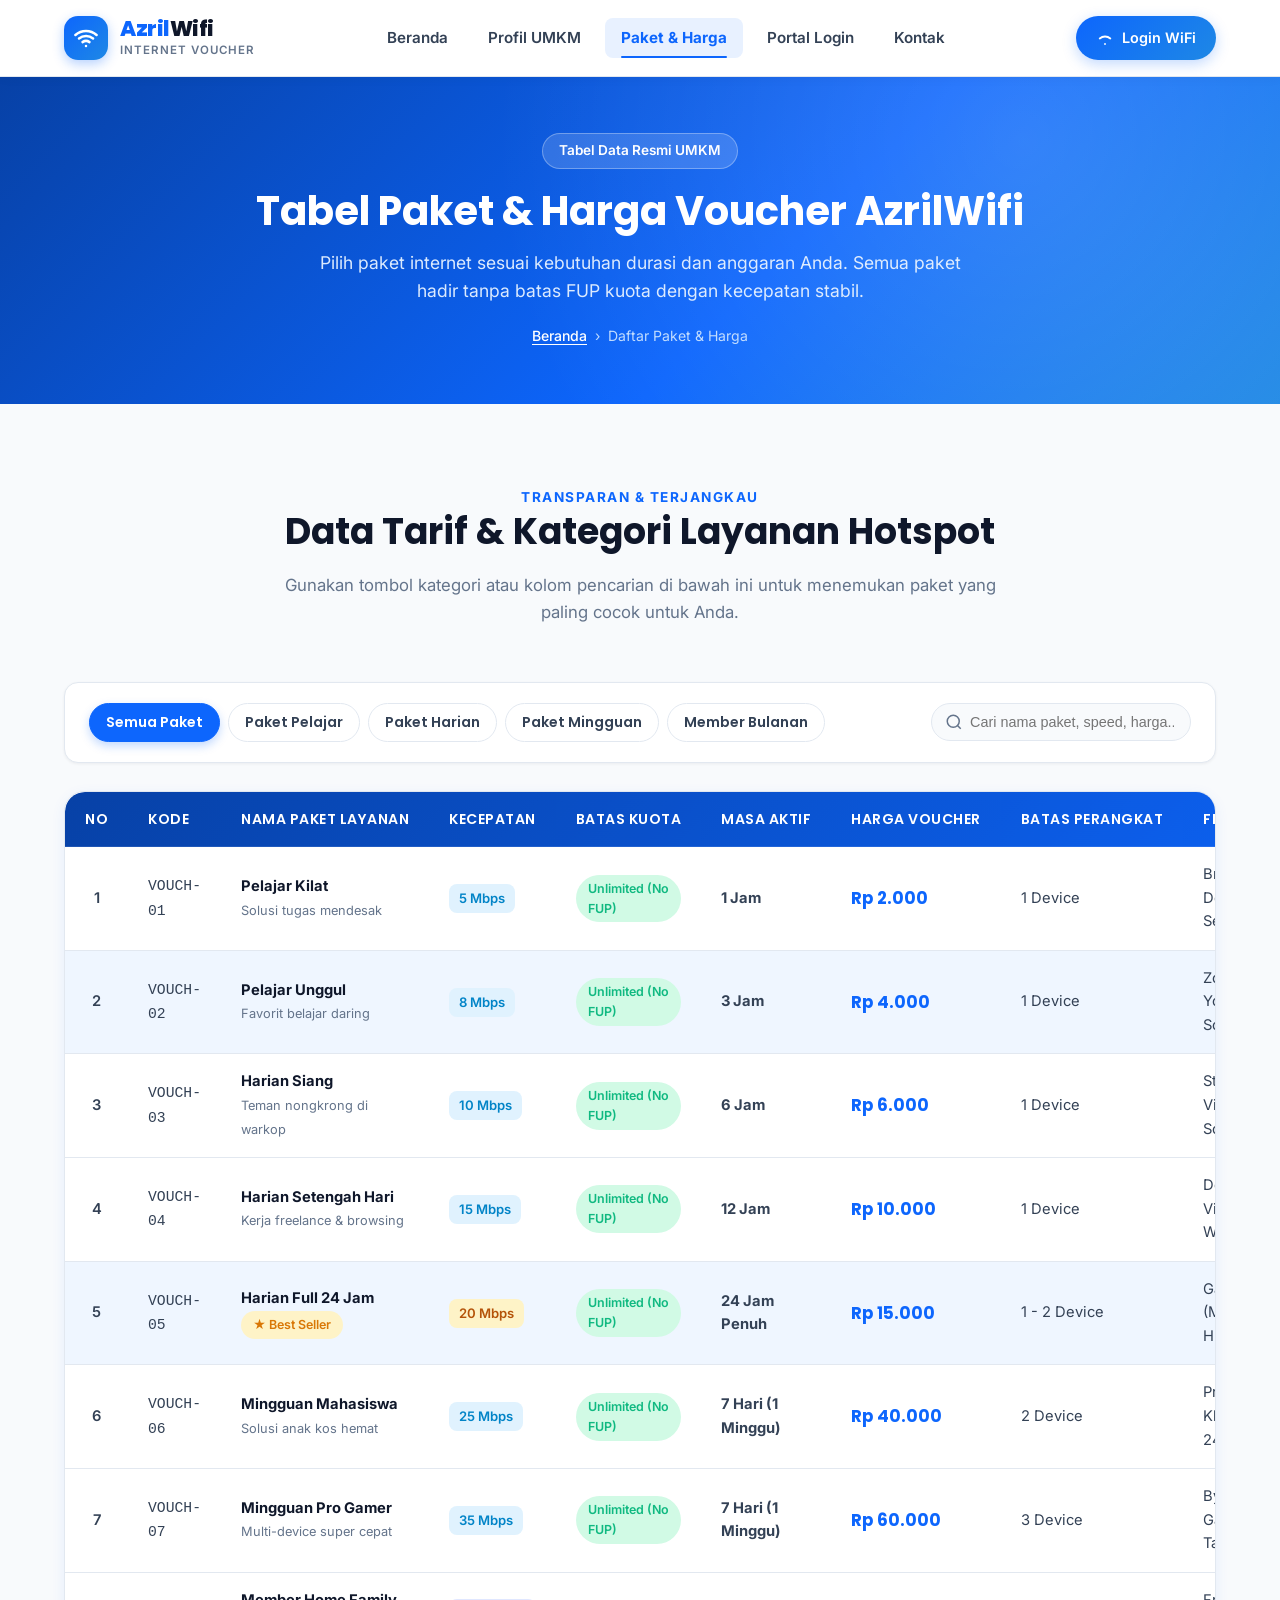
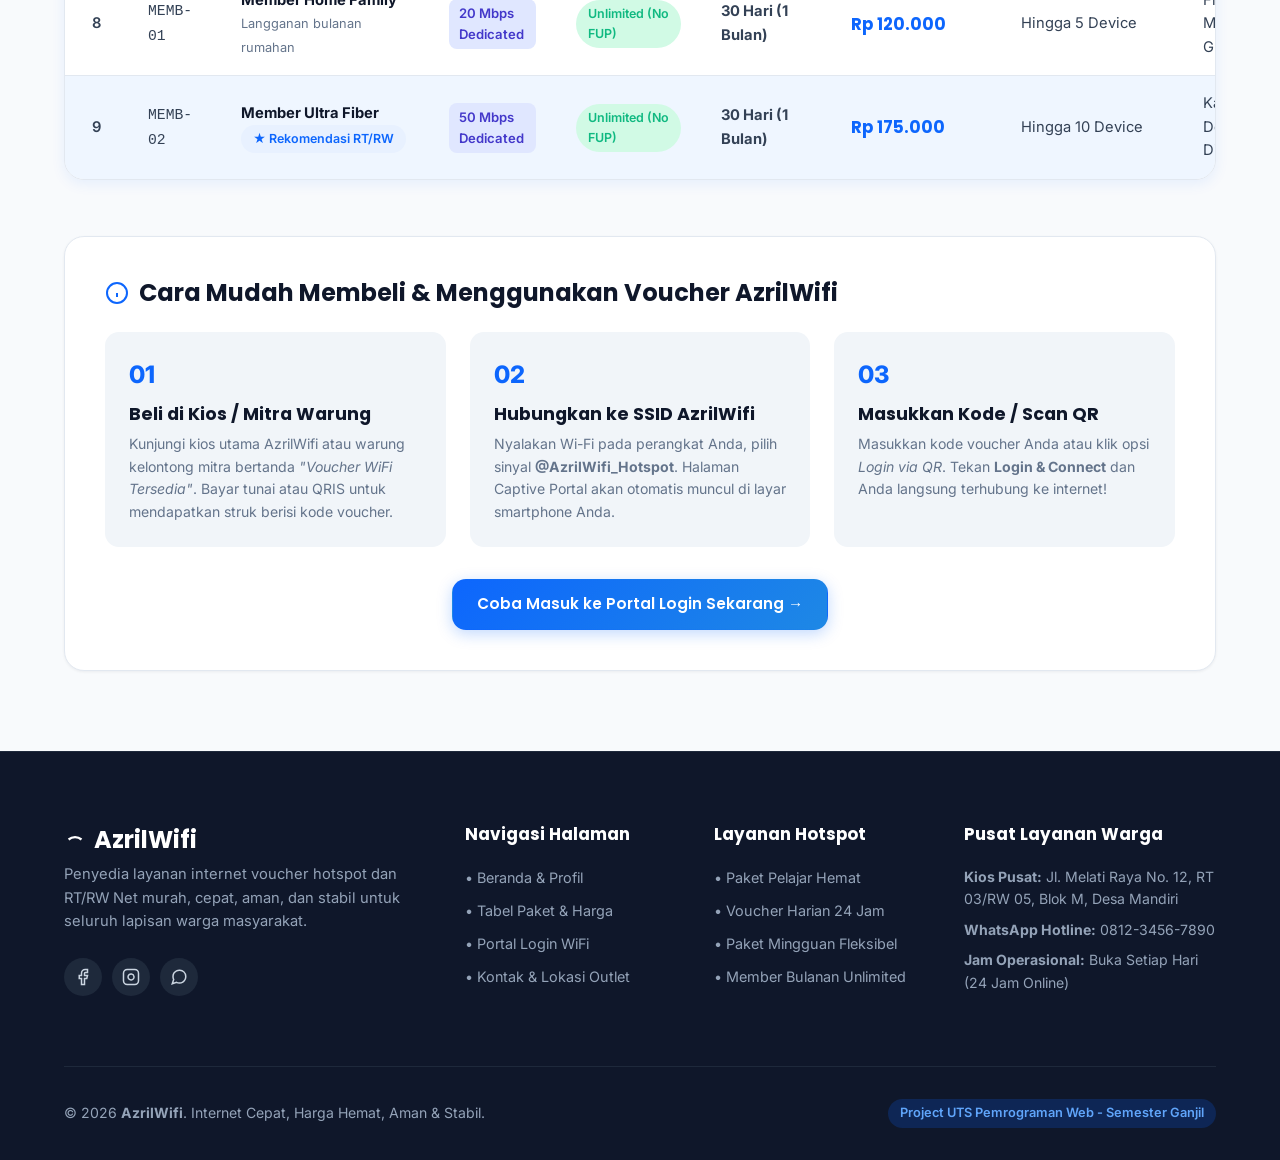
<file: paket.html>
<!DOCTYPE html>
<html lang="id">
<head>
  <meta charset="UTF-8">
  <meta name="viewport" content="width=device-width, initial-scale=1.0">
  <title>Daftar Paket & Harga Voucher Internet - AzrilWifi UMKM</title>
  <meta name="description" content="Tabel lengkap daftar harga paket voucher internet hotspot dan langganan bulanan AzrilWifi. Tersedia paket pelajar, harian, mingguan, dan bulanan hemat.">
  
  <!-- CSS Stylesheet -->
  <link rel="stylesheet" href="assets/css/style.css">
</head>
<body>

  <!-- ========================================================================
       SEMANTIC HEADER & NAVBAR COMPONENT
       ======================================================================== -->
  <header class="site-header">
    <div class="container">
      <!-- Brand Logo -->
      <a href="index.html" class="brand-logo" id="brandLogo">
        <div class="brand-icon-box">
          <svg width="24" height="24" viewBox="0 0 24 24" fill="none" stroke="currentColor" stroke-width="2.5" stroke-linecap="round" stroke-linejoin="round">
            <path d="M5 12.55a11 11 0 0 1 14.08 0"></path>
            <path d="M1.42 9a16 16 0 0 1 21.16 0"></path>
            <path d="M8.53 16.11a6 6 0 0 1 6.95 0"></path>
            <line x1="12" y1="20" x2="12.01" y2="20"></line>
          </svg>
        </div>
        <div class="brand-text-group">
          <span class="brand-title">Azril<span>Wifi</span></span>
          <span class="brand-subtitle">Internet Voucher</span>
        </div>
      </a>

      <!-- Navigation Menu -->
      <nav class="main-nav" aria-label="Navigasi Utama">
        <ul class="nav-list">
          <li><a href="index.html" class="nav-link" id="navHome">Beranda</a></li>
          <li><a href="index.html#profil" class="nav-link" id="navProfil">Profil UMKM</a></li>
          <li><a href="paket.html" class="nav-link active" id="navPaket">Paket & Harga</a></li>
          <li><a href="login.html" class="nav-link" id="navLogin">Portal Login</a></li>
          <li><a href="kontak.html" class="nav-link" id="navKontak">Kontak</a></li>
        </ul>
      </nav>

      <!-- Header Action -->
      <div class="header-actions">
        <a href="login.html" class="nav-cta-btn" id="headerLoginBtn">
          <svg width="18" height="18" viewBox="0 0 24 24" fill="none" stroke="currentColor" stroke-width="2.5" stroke-linecap="round" stroke-linejoin="round">
            <path d="M5 12.55a11 11 0 0 1 14.08 0"></path>
            <line x1="12" y1="20" x2="12.01" y2="20"></line>
          </svg>
          Login WiFi
        </a>
      </div>

      <!-- Mobile Menu Toggle Button -->
      <button class="menu-toggle" aria-label="Buka Menu Navigasi" aria-expanded="false" id="mobileMenuBtn">
        <svg width="28" height="28" viewBox="0 0 24 24" fill="none" stroke="currentColor" stroke-width="2" stroke-linecap="round" stroke-linejoin="round">
          <line x1="3" y1="12" x2="21" y2="12"></line>
          <line x1="3" y1="6" x2="21" y2="6"></line>
          <line x1="3" y1="18" x2="21" y2="18"></line>
        </svg>
      </button>
    </div>
  </header>

  <!-- ========================================================================
       PAGE SUB-BANNER HERO
       ======================================================================== -->
  <section class="subpage-hero">
    <div class="container">
      <div class="badge-pill" style="background: rgba(255,255,255,0.15); color: #fff; border-color: rgba(255,255,255,0.3);">
        <span>Tabel Data Resmi UMKM</span>
      </div>
      <h1>Tabel Paket & Harga Voucher AzrilWifi</h1>
      <p>
        Pilih paket internet sesuai kebutuhan durasi dan anggaran Anda. Semua paket hadir tanpa batas FUP kuota dengan kecepatan stabil.
      </p>
      <div class="breadcrumb-nav">
        <a href="index.html">Beranda</a> &rsaquo; <span>Daftar Paket &amp; Harga</span>
      </div>
    </div>
  </section>

  <!-- ========================================================================
       MAIN SECTION: TABEL INFORMASI DATA HARGA PAKET
       ======================================================================== -->
  <main class="section">
    <div class="container">
      <!-- Section Header -->
      <header class="section-header">
        <span class="section-subtitle">Transparan & Terjangkau</span>
        <h2 class="section-title">Data Tarif & Kategori Layanan Hotspot</h2>
        <p class="section-desc">
          Gunakan tombol kategori atau kolom pencarian di bawah ini untuk menemukan paket yang paling cocok untuk Anda.
        </p>
      </header>

      <!-- Table Controls: Search & Category Filters -->
      <div class="table-controls-bar">
        <div class="filter-btn-group">
          <button class="filter-btn active" data-filter="all">Semua Paket</button>
          <button class="filter-btn" data-filter="pelajar">Paket Pelajar</button>
          <button class="filter-btn" data-filter="harian">Paket Harian</button>
          <button class="filter-btn" data-filter="mingguan">Paket Mingguan</button>
          <button class="filter-btn" data-filter="bulanan">Member Bulanan</button>
        </div>

        <div class="search-box">
          <svg width="18" height="18" viewBox="0 0 24 24" fill="none" stroke="currentColor" stroke-width="2">
            <circle cx="11" cy="11" r="8"></circle>
            <line x1="21" y1="21" x2="16.65" y2="16.65"></line>
          </svg>
          <input type="text" id="tableSearchInput" placeholder="Cari nama paket, speed, harga..." aria-label="Cari data paket internet">
        </div>
      </div>

      <!-- Semantic HTML Table Component -->
      <div class="table-responsive">
        <table class="custom-table" id="paketTable">
          <thead>
            <tr>
              <th scope="col" style="width: 50px; text-align: center;">No</th>
              <th scope="col">Kode</th>
              <th scope="col">Nama Paket Layanan</th>
              <th scope="col">Kecepatan</th>
              <th scope="col">Batas Kuota</th>
              <th scope="col">Masa Aktif</th>
              <th scope="col">Harga Voucher</th>
              <th scope="col">Batas Perangkat</th>
              <th scope="col">Fitur & Fasilitas</th>
              <th scope="col" style="text-align: center;">Status & Aksi</th>
            </tr>
          </thead>
          <tbody>
            <!-- Row 1: Paket Pelajar 1 Jam -->
            <tr data-category="pelajar">
              <td style="text-align: center; font-weight: 600;">1</td>
              <td><code>VOUCH-01</code></td>
              <td>
                <span class="package-name">Pelajar Kilat</span>
                <span class="package-sub">Solusi tugas mendesak</span>
              </td>
              <td><span class="speed-badge">5 Mbps</span></td>
              <td><span class="badge badge-success">Unlimited (No FUP)</span></td>
              <td><strong>1 Jam</strong></td>
              <td><span class="table-price-tag">Rp 2.000</span></td>
              <td>1 Device</td>
              <td>Browsing, Google Docs, Tugas Sekolah</td>
              <td style="text-align: center;">
                <button class="btn btn-primary btn-sm" onclick="orderPackage('Pelajar Kilat (1 Jam)', 'Rp 2.000')">
                  Beli Voucher
                </button>
              </td>
            </tr>

            <!-- Row 2: Paket Pelajar 3 Jam -->
            <tr data-category="pelajar" class="highlighted">
              <td style="text-align: center; font-weight: 600;">2</td>
              <td><code>VOUCH-02</code></td>
              <td>
                <span class="package-name">Pelajar Unggul</span>
                <span class="package-sub">Favorit belajar daring</span>
              </td>
              <td><span class="speed-badge">8 Mbps</span></td>
              <td><span class="badge badge-success">Unlimited (No FUP)</span></td>
              <td><strong>3 Jam</strong></td>
              <td><span class="table-price-tag">Rp 4.000</span></td>
              <td>1 Device</td>
              <td>Zoom Meeting, YouTube 720p, Sosmed</td>
              <td style="text-align: center;">
                <button class="btn btn-primary btn-sm" onclick="orderPackage('Pelajar Unggul (3 Jam)', 'Rp 4.000')">
                  Beli Voucher
                </button>
              </td>
            </tr>

            <!-- Row 3: Paket Harian 6 Jam -->
            <tr data-category="harian">
              <td style="text-align: center; font-weight: 600;">3</td>
              <td><code>VOUCH-03</code></td>
              <td>
                <span class="package-name">Harian Siang</span>
                <span class="package-sub">Teman nongkrong di warkop</span>
              </td>
              <td><span class="speed-badge">10 Mbps</span></td>
              <td><span class="badge badge-success">Unlimited (No FUP)</span></td>
              <td><strong>6 Jam</strong></td>
              <td><span class="table-price-tag">Rp 6.000</span></td>
              <td>1 Device</td>
              <td>Streaming Musik, Video Call, Sosmed</td>
              <td style="text-align: center;">
                <button class="btn btn-primary btn-sm" onclick="orderPackage('Harian Siang (6 Jam)', 'Rp 6.000')">
                  Beli Voucher
                </button>
              </td>
            </tr>

            <!-- Row 4: Paket Harian 12 Jam -->
            <tr data-category="harian">
              <td style="text-align: center; font-weight: 600;">4</td>
              <td><code>VOUCH-04</code></td>
              <td>
                <span class="package-name">Harian Setengah Hari</span>
                <span class="package-sub">Kerja freelance & browsing</span>
              </td>
              <td><span class="speed-badge">15 Mbps</span></td>
              <td><span class="badge badge-success">Unlimited (No FUP)</span></td>
              <td><strong>12 Jam</strong></td>
              <td><span class="table-price-tag">Rp 10.000</span></td>
              <td>1 Device</td>
              <td>Download Cepat, Video HD, Remote Work</td>
              <td style="text-align: center;">
                <button class="btn btn-primary btn-sm" onclick="orderPackage('Harian Setengah Hari (12 Jam)', 'Rp 10.000')">
                  Beli Voucher
                </button>
              </td>
            </tr>

            <!-- Row 5: Paket Harian Full 24 Jam (Best Seller) -->
            <tr data-category="harian" class="highlighted">
              <td style="text-align: center; font-weight: 600;">5</td>
              <td><code>VOUCH-05</code></td>
              <td>
                <span class="package-name">Harian Full 24 Jam</span>
                <span class="package-sub"><span class="badge badge-warning">★ Best Seller</span></span>
              </td>
              <td><span class="speed-badge" style="background:#FEF3C7; color:#B45309;">20 Mbps</span></td>
              <td><span class="badge badge-success">Unlimited (No FUP)</span></td>
              <td><strong>24 Jam Penuh</strong></td>
              <td><span class="table-price-tag">Rp 15.000</span></td>
              <td>1 - 2 Device</td>
              <td>Gaming Ping Stabil (ML/FF/PUBG), Full HD</td>
              <td style="text-align: center;">
                <button class="btn btn-primary btn-sm" onclick="orderPackage('Harian Full 24 Jam', 'Rp 15.000')">
                  Beli Voucher
                </button>
              </td>
            </tr>

            <!-- Row 6: Paket Mingguan Reguler -->
            <tr data-category="mingguan">
              <td style="text-align: center; font-weight: 600;">6</td>
              <td><code>VOUCH-06</code></td>
              <td>
                <span class="package-name">Mingguan Mahasiswa</span>
                <span class="package-sub">Solusi anak kos hemat</span>
              </td>
              <td><span class="speed-badge">25 Mbps</span></td>
              <td><span class="badge badge-success">Unlimited (No FUP)</span></td>
              <td><strong>7 Hari (1 Minggu)</strong></td>
              <td><span class="table-price-tag">Rp 40.000</span></td>
              <td>2 Device</td>
              <td>Prioritas Jalur Khusus, Support 24/7</td>
              <td style="text-align: center;">
                <button class="btn btn-primary btn-sm" onclick="orderPackage('Mingguan Mahasiswa (7 Hari)', 'Rp 40.000')">
                  Beli Voucher
                </button>
              </td>
            </tr>

            <!-- Row 7: Paket Mingguan Super -->
            <tr data-category="mingguan">
              <td style="text-align: center; font-weight: 600;">7</td>
              <td><code>VOUCH-07</code></td>
              <td>
                <span class="package-name">Mingguan Pro Gamer</span>
                <span class="package-sub">Multi-device super cepat</span>
              </td>
              <td><span class="speed-badge">35 Mbps</span></td>
              <td><span class="badge badge-success">Unlimited (No FUP)</span></td>
              <td><strong>7 Hari (1 Minggu)</strong></td>
              <td><span class="table-price-tag">Rp 60.000</span></td>
              <td>3 Device</td>
              <td>Bypass QoS Gaming, Download Tanpa Batas</td>
              <td style="text-align: center;">
                <button class="btn btn-primary btn-sm" onclick="orderPackage('Mingguan Pro Gamer (7 Hari)', 'Rp 60.000')">
                  Beli Voucher
                </button>
              </td>
            </tr>

            <!-- Row 8: Paket Member Rumahan 20 Mbps -->
            <tr data-category="bulanan">
              <td style="text-align: center; font-weight: 600;">8</td>
              <td><code>MEMB-01</code></td>
              <td>
                <span class="package-name">Member Home Family</span>
                <span class="package-sub">Langganan bulanan rumahan</span>
              </td>
              <td><span class="speed-badge" style="background:#E0E7FF; color:#4338CA;">20 Mbps Dedicated</span></td>
              <td><span class="badge badge-success">Unlimited (No FUP)</span></td>
              <td><strong>30 Hari (1 Bulan)</strong></td>
              <td><span class="table-price-tag">Rp 120.000</span></td>
              <td>Hingga 5 Device</td>
              <td>Free Router Wi-Fi, Maintenance Gratis</td>
              <td style="text-align: center;">
                <a href="kontak.html" class="btn btn-secondary btn-sm">Daftar Member</a>
              </td>
            </tr>

            <!-- Row 9: Paket Member Rumahan 50 Mbps -->
            <tr data-category="bulanan" class="highlighted">
              <td style="text-align: center; font-weight: 600;">9</td>
              <td><code>MEMB-02</code></td>
              <td>
                <span class="package-name">Member Ultra Fiber</span>
                <span class="package-sub"><span class="badge badge-primary">★ Rekomendasi RT/RW</span></span>
              </td>
              <td><span class="speed-badge" style="background:#E0E7FF; color:#4338CA;">50 Mbps Dedicated</span></td>
              <td><span class="badge badge-success">Unlimited (No FUP)</span></td>
              <td><strong>30 Hari (1 Bulan)</strong></td>
              <td><span class="table-price-tag">Rp 175.000</span></td>
              <td>Hingga 10 Device</td>
              <td>Kabel Fiber Optik Dedicated, IP Dinamis Publik</td>
              <td style="text-align: center;">
                <a href="kontak.html" class="btn btn-secondary btn-sm">Daftar Member</a>
              </td>
            </tr>
          </tbody>
        </table>

        <!-- Empty search result alert -->
        <div class="table-empty-state" id="tableEmptyState">
          <svg width="48" height="48" viewBox="0 0 24 24" fill="none" stroke="currentColor" stroke-width="1.5">
            <circle cx="11" cy="11" r="8"></circle>
            <line x1="21" y1="21" x2="16.65" y2="16.65"></line>
          </svg>
          <h4>Paket Tidak Ditemukan</h4>
          <p>Maaf, kata kunci yang Anda masukkan tidak sesuai dengan paket layanan manapun. Coba gunakan kata kunci lain seperti <em>pelajar</em>, <em>harian</em>, atau <em>24 jam</em>.</p>
        </div>
      </div>

      <!-- Cara Pembelian Voucher Guide -->
      <section style="margin-top: 3.5rem; background: #fff; border-radius: var(--radius-lg); padding: 2.5rem; border: 1px solid var(--border-color); box-shadow: var(--shadow-sm);">
        <h3 style="font-size: 1.5rem; margin-bottom: 1.5rem; display: flex; align-items: center; gap: 10px;">
          <svg width="24" height="24" viewBox="0 0 24 24" fill="none" stroke="#0D66FD" stroke-width="2"><circle cx="12" cy="12" r="10"></circle><line x1="12" y1="16" x2="12" y2="12"></line><line x1="12" y1="8" x2="12.01" y2="8"></line></svg>
          Cara Mudah Membeli & Menggunakan Voucher AzrilWifi
        </h3>

        <div style="display: grid; grid-template-columns: repeat(3, 1fr); gap: 1.5rem;" class="services-grid">
          <div style="background: var(--bg-slate); padding: 1.5rem; border-radius: var(--radius-md);">
            <div style="font-weight: 800; font-size: 1.5rem; color: var(--primary); margin-bottom: 0.5rem;">01</div>
            <h4 style="font-size: 1.1rem; margin-bottom: 0.5rem;">Beli di Kios / Mitra Warung</h4>
            <p style="font-size: 0.88rem; color: var(--text-muted); margin: 0;">
              Kunjungi kios utama AzrilWifi atau warung kelontong mitra bertanda <em>"Voucher WiFi Tersedia"</em>. Bayar tunai atau QRIS untuk mendapatkan struk berisi kode voucher.
            </p>
          </div>

          <div style="background: var(--bg-slate); padding: 1.5rem; border-radius: var(--radius-md);">
            <div style="font-weight: 800; font-size: 1.5rem; color: var(--primary); margin-bottom: 0.5rem;">02</div>
            <h4 style="font-size: 1.1rem; margin-bottom: 0.5rem;">Hubungkan ke SSID AzrilWifi</h4>
            <p style="font-size: 0.88rem; color: var(--text-muted); margin: 0;">
              Nyalakan Wi-Fi pada perangkat Anda, pilih sinyal <strong>@AzrilWifi_Hotspot</strong>. Halaman Captive Portal akan otomatis muncul di layar smartphone Anda.
            </p>
          </div>

          <div style="background: var(--bg-slate); padding: 1.5rem; border-radius: var(--radius-md);">
            <div style="font-weight: 800; font-size: 1.5rem; color: var(--primary); margin-bottom: 0.5rem;">03</div>
            <h4 style="font-size: 1.1rem; margin-bottom: 0.5rem;">Masukkan Kode / Scan QR</h4>
            <p style="font-size: 0.88rem; color: var(--text-muted); margin: 0;">
              Masukkan kode voucher Anda atau klik opsi <em>Login via QR</em>. Tekan <strong>Login &amp; Connect</strong> dan Anda langsung terhubung ke internet!
            </p>
          </div>
        </div>

        <div style="margin-top: 2rem; text-align: center;">
          <a href="login.html" class="btn btn-primary">
            Coba Masuk ke Portal Login Sekarang &rarr;
          </a>
        </div>
      </section>
    </div>
  </main>

  <!-- ========================================================================
       SEMANTIC FOOTER COMPONENT
       ======================================================================== -->
  <footer class="site-footer">
    <div class="container">
      <div class="footer-grid">
        <!-- Col 1: Brand Info -->
        <div class="footer-brand">
          <h4>
            <svg width="22" height="22" viewBox="0 0 24 24" fill="none" stroke="currentColor" stroke-width="2.5"><path d="M5 12.55a11 11 0 0 1 14.08 0"></path><line x1="12" y1="20" x2="12.01" y2="20"></line></svg>
            AzrilWifi
          </h4>
          <p>
            Penyedia layanan internet voucher hotspot dan RT/RW Net murah, cepat, aman, dan stabil untuk seluruh lapisan warga masyarakat.
          </p>
          <div class="footer-socials">
            <a href="#" class="social-link" aria-label="Facebook">
              <svg width="18" height="18" viewBox="0 0 24 24" fill="none" stroke="currentColor" stroke-width="2"><path d="M18 2h-3a5 5 0 0 0-5 5v3H7v4h3v8h4v-8h3l1-4h-4V7a1 1 0 0 1 1-1h3z"></path></svg>
            </a>
            <a href="#" class="social-link" aria-label="Instagram">
              <svg width="18" height="18" viewBox="0 0 24 24" fill="none" stroke="currentColor" stroke-width="2"><rect x="2" y="2" width="20" height="20" rx="5" ry="5"></rect><path d="M16 11.37A4 4 0 1 1 12.63 8 4 4 0 0 1 16 11.37z"></path><line x1="17.5" y1="6.5" x2="17.51" y2="6.5"></line></svg>
            </a>
            <a href="kontak.html" class="social-link" aria-label="WhatsApp">
              <svg width="18" height="18" viewBox="0 0 24 24" fill="none" stroke="currentColor" stroke-width="2"><path d="M21 11.5a8.38 8.38 0 0 1-.9 3.8 8.5 8.5 0 0 1-7.6 4.7 8.38 8.38 0 0 1-3.8-.9L3 21l1.9-5.7a8.38 8.38 0 0 1-.9-3.8 8.5 8.5 0 0 1 4.7-7.6 8.38 8.38 0 0 1 3.8-.9h.5a8.48 8.48 0 0 1 8 8v.5z"></path></svg>
            </a>
          </div>
        </div>

        <!-- Col 2: Quick Links (Hyperlinks) -->
        <div class="footer-col">
          <h5>Navigasi Halaman</h5>
          <div class="footer-links">
            <a href="index.html">&bull; Beranda & Profil</a>
            <a href="paket.html">&bull; Tabel Paket & Harga</a>
            <a href="login.html">&bull; Portal Login WiFi</a>
            <a href="kontak.html">&bull; Kontak & Lokasi Outlet</a>
          </div>
        </div>

        <!-- Col 3: Layanan Kami -->
        <div class="footer-col">
          <h5>Layanan Hotspot</h5>
          <div class="footer-links">
            <a href="paket.html">&bull; Paket Pelajar Hemat</a>
            <a href="paket.html">&bull; Voucher Harian 24 Jam</a>
            <a href="paket.html">&bull; Paket Mingguan Fleksibel</a>
            <a href="paket.html">&bull; Member Bulanan Unlimited</a>
          </div>
        </div>

        <!-- Col 4: Informasi Kontak -->
        <div class="footer-col">
          <h5>Pusat Layanan Warga</h5>
          <p style="font-size: 0.88rem; color: #94A3B8; margin-bottom: 0.5rem;">
            <strong>Kios Pusat:</strong> Jl. Melati Raya No. 12, RT 03/RW 05, Blok M, Desa Mandiri
          </p>
          <p style="font-size: 0.88rem; color: #94A3B8; margin-bottom: 0.5rem;">
            <strong>WhatsApp Hotline:</strong> 0812-3456-7890
          </p>
          <p style="font-size: 0.88rem; color: #94A3B8;">
            <strong>Jam Operasional:</strong> Buka Setiap Hari (24 Jam Online)
          </p>
        </div>
      </div>

      <!-- Footer Bottom -->
      <div class="footer-bottom">
        <p>&copy; 2026 <strong>AzrilWifi</strong>. Internet Cepat, Harga Hemat, Aman &amp; Stabil.</p>
        <span class="project-tag">Project UTS Pemrograman Web - Semester Ganjil</span>
      </div>
    </div>
  </footer>

  <!-- Javascript File -->
  <script src="assets/js/script.js"></script>
</body>
</html>
</file>
<file: assets/css/style.css>
/* ==========================================================================
   AzrilWifi - Profil & Portal Internet Voucher UMKM
   Style Definition (Modern CSS3, Semantic & Responsive)
   Palette: #0D66FD, #1E88E5, #60A5FA, #F1F5F9, #0F172A
   ========================================================================== */

@import url('https://fonts.googleapis.com/css2?family=Inter:wght@300;400;500;600;700&family=Poppins:wght@400;500;600;700;800&display=swap');

:root {
  --primary: #0D66FD;
  --primary-hover: #0854d6;
  --primary-dark: #0741a6;
  --primary-light: #E8F1FF;
  --secondary: #1E88E5;
  --accent: #60A5FA;
  --accent-soft: #EFF6FF;
  --bg-slate: #F1F5F9;
  --bg-page: #F8FAFC;
  --bg-card: #FFFFFF;
  --text-dark: #0F172A;
  --text-body: #334155;
  --text-muted: #64748B;
  --border-color: #E2E8F0;
  --border-focus: #93C5FD;
  --success: #10B981;
  --success-bg: #D1FAE5;
  --warning: #F59E0B;
  --danger: #EF4444;
  --radius-sm: 8px;
  --radius-md: 14px;
  --radius-lg: 20px;
  --radius-full: 9999px;
  --shadow-sm: 0 1px 3px rgba(15, 23, 42, 0.06);
  --shadow-md: 0 4px 14px rgba(13, 102, 253, 0.08);
  --shadow-lg: 0 10px 25px -3px rgba(13, 102, 253, 0.12), 0 4px 6px -4px rgba(15, 23, 42, 0.05);
  --shadow-xl: 0 20px 35px -5px rgba(13, 102, 253, 0.18);
  --transition: all 0.25s cubic-bezier(0.4, 0, 0.2, 1);
  --container-max: 1200px;
}

/* Base & Reset */
*, *::before, *::after {
  box-sizing: border-box;
  margin: 0;
  padding: 0;
}

html {
  scroll-behavior: smooth;
  font-size: 16px;
}

body {
  font-family: 'Inter', -apple-system, BlinkMacSystemFont, 'Segoe UI', Roboto, sans-serif;
  color: var(--text-body);
  background-color: var(--bg-page);
  line-height: 1.6;
  min-height: 100vh;
  display: flex;
  flex-direction: column;
  overflow-x: hidden;
}

h1, h2, h3, h4, h5, h6 {
  font-family: 'Poppins', sans-serif;
  color: var(--text-dark);
  font-weight: 700;
  line-height: 1.3;
}

p {
  margin-bottom: 1rem;
}

a {
  color: var(--primary);
  text-decoration: none;
  transition: var(--transition);
}

a:hover {
  color: var(--primary-hover);
}

img {
  max-width: 100%;
  height: auto;
  display: block;
}

ul {
  list-style: none;
}

.container {
  width: 100%;
  max-width: var(--container-max);
  margin-left: auto;
  margin-right: auto;
  padding-left: 1.5rem;
  padding-right: 1.5rem;
}

/* ==========================================================================
   HEADER & NAVIGATION COMPONENT
   ========================================================================== */
.site-header {
  position: sticky;
  top: 0;
  z-index: 1000;
  background-color: rgba(255, 255, 255, 0.95);
  backdrop-filter: blur(12px);
  -webkit-backdrop-filter: blur(12px);
  border-bottom: 1px solid var(--border-color);
  box-shadow: 0 2px 10px rgba(15, 23, 42, 0.04);
  transition: var(--transition);
}

.site-header .container {
  display: flex;
  align-items: center;
  justify-content: space-between;
  height: 76px;
}

/* Logo */
.brand-logo {
  display: flex;
  align-items: center;
  gap: 12px;
  text-decoration: none;
}

.brand-icon-box {
  width: 44px;
  height: 44px;
  background: linear-gradient(135deg, var(--primary) 0%, var(--secondary) 100%);
  border-radius: var(--radius-md);
  display: flex;
  align-items: center;
  justify-content: center;
  color: #fff;
  box-shadow: 0 4px 12px rgba(13, 102, 253, 0.3);
  transition: var(--transition);
}

.brand-logo:hover .brand-icon-box {
  transform: rotate(-6deg) scale(1.05);
}

.brand-text-group {
  display: flex;
  flex-direction: column;
}

.brand-title {
  font-family: 'Poppins', sans-serif;
  font-size: 1.35rem;
  font-weight: 800;
  letter-spacing: -0.5px;
  color: var(--primary);
  line-height: 1.1;
}

.brand-title span {
  color: var(--text-dark);
}

.brand-subtitle {
  font-size: 0.72rem;
  font-weight: 600;
  text-transform: uppercase;
  letter-spacing: 1px;
  color: var(--text-muted);
}

/* Nav Menu */
.main-nav {
  display: flex;
  align-items: center;
}

.nav-list {
  display: flex;
  align-items: center;
  gap: 8px;
}

.nav-link {
  display: inline-flex;
  align-items: center;
  gap: 6px;
  padding: 8px 16px;
  font-size: 0.95rem;
  font-weight: 600;
  color: var(--text-body);
  border-radius: var(--radius-sm);
  transition: var(--transition);
}

.nav-link:hover {
  color: var(--primary);
  background-color: var(--primary-light);
}

.nav-link.active {
  color: var(--primary);
  background-color: var(--primary-light);
  font-weight: 700;
  position: relative;
}

.nav-link.active::after {
  content: '';
  position: absolute;
  bottom: 0;
  left: 16px;
  right: 16px;
  height: 2px;
  background-color: var(--primary);
  border-radius: 2px;
}

/* Header Action CTA */
.header-actions {
  display: flex;
  align-items: center;
  gap: 12px;
}

.nav-cta-btn {
  display: inline-flex;
  align-items: center;
  gap: 8px;
  background: linear-gradient(135deg, var(--primary) 0%, var(--secondary) 100%);
  color: #ffffff !important;
  font-weight: 600;
  font-size: 0.9rem;
  padding: 10px 20px;
  border-radius: var(--radius-full);
  box-shadow: 0 4px 14px rgba(13, 102, 253, 0.25);
  transition: var(--transition);
}

.nav-cta-btn:hover {
  transform: translateY(-2px);
  box-shadow: 0 6px 18px rgba(13, 102, 253, 0.35);
}

.menu-toggle {
  display: none;
  background: none;
  border: none;
  cursor: pointer;
  padding: 8px;
  color: var(--text-dark);
  font-size: 1.5rem;
}

/* ==========================================================================
   BUTTONS & BADGES
   ========================================================================== */
.btn {
  display: inline-flex;
  align-items: center;
  justify-content: center;
  gap: 8px;
  padding: 12px 24px;
  font-family: 'Poppins', sans-serif;
  font-size: 0.95rem;
  font-weight: 600;
  border-radius: var(--radius-md);
  border: 1px solid transparent;
  cursor: pointer;
  transition: var(--transition);
  text-align: center;
}

.btn-primary {
  background: linear-gradient(135deg, var(--primary) 0%, var(--secondary) 100%);
  color: #fff;
  box-shadow: 0 4px 15px rgba(13, 102, 253, 0.25);
}

.btn-primary:hover {
  background: linear-gradient(135deg, var(--primary-hover) 0%, var(--primary) 100%);
  color: #fff;
  transform: translateY(-2px);
  box-shadow: 0 6px 20px rgba(13, 102, 253, 0.35);
}

.btn-secondary {
  background-color: #fff;
  color: var(--primary);
  border-color: var(--border-color);
  box-shadow: var(--shadow-sm);
}

.btn-secondary:hover {
  background-color: var(--primary-light);
  border-color: var(--accent);
  color: var(--primary);
  transform: translateY(-2px);
}

.btn-sm {
  padding: 6px 14px;
  font-size: 0.85rem;
  border-radius: var(--radius-sm);
}

.btn-block {
  width: 100%;
}

.badge {
  display: inline-flex;
  align-items: center;
  gap: 6px;
  padding: 4px 12px;
  font-size: 0.78rem;
  font-weight: 600;
  border-radius: var(--radius-full);
}

.badge-primary {
  background-color: var(--primary-light);
  color: var(--primary);
}

.badge-success {
  background-color: var(--success-bg);
  color: var(--success);
}

.badge-warning {
  background-color: #FEF3C7;
  color: #D97706;
}

.badge-pill {
  background: rgba(13, 102, 253, 0.1);
  color: var(--primary);
  border: 1px solid rgba(13, 102, 253, 0.2);
  padding: 6px 16px;
  font-size: 0.85rem;
  font-weight: 600;
  border-radius: var(--radius-full);
  margin-bottom: 1rem;
  display: inline-flex;
  align-items: center;
  gap: 8px;
}

/* ==========================================================================
   HERO SECTION (HOME)
   ========================================================================== */
.hero-section {
  position: relative;
  background: linear-gradient(180deg, #F0F6FF 0%, var(--bg-page) 100%);
  padding: 4.5rem 0 5rem;
  overflow: hidden;
}

.hero-section::before {
  content: '';
  position: absolute;
  top: -100px;
  right: -100px;
  width: 450px;
  height: 450px;
  background: radial-gradient(circle, rgba(96, 165, 250, 0.25) 0%, rgba(240, 246, 255, 0) 70%);
  border-radius: 50%;
  pointer-events: none;
}

.hero-grid {
  display: grid;
  grid-template-columns: 1.15fr 0.85fr;
  align-items: center;
  gap: 3.5rem;
}

.hero-content {
  display: flex;
  flex-direction: column;
  align-items: flex-start;
}

.hero-title {
  font-size: 3rem;
  font-weight: 800;
  letter-spacing: -1px;
  color: var(--text-dark);
  margin-bottom: 1.25rem;
  line-height: 1.15;
}

.hero-title .gradient-text {
  background: linear-gradient(135deg, var(--primary) 0%, var(--secondary) 100%);
  -webkit-background-clip: text;
  -webkit-text-fill-color: transparent;
}

.hero-description {
  font-size: 1.15rem;
  color: var(--text-body);
  margin-bottom: 2rem;
  line-height: 1.7;
}

.hero-btn-group {
  display: flex;
  align-items: center;
  gap: 14px;
  flex-wrap: wrap;
  margin-bottom: 2.5rem;
}

.hero-features-list {
  display: flex;
  flex-wrap: wrap;
  gap: 1.25rem;
  border-top: 1px solid var(--border-color);
  padding-top: 1.5rem;
  width: 100%;
}

.hero-feature-item {
  display: flex;
  align-items: center;
  gap: 8px;
  font-size: 0.9rem;
  font-weight: 600;
  color: var(--text-dark);
}

.hero-feature-item svg {
  color: var(--primary);
  flex-shrink: 0;
}

/* Hero Media / Visual Card */
.hero-media-wrapper {
  position: relative;
}

.hero-card {
  background: var(--bg-card);
  border-radius: var(--radius-lg);
  overflow: hidden;
  box-shadow: var(--shadow-xl);
  border: 1px solid rgba(226, 232, 240, 0.8);
  transition: var(--transition);
}

.hero-card:hover {
  transform: translateY(-5px);
  box-shadow: 0 25px 40px -10px rgba(13, 102, 253, 0.22);
}

.hero-image-box {
  position: relative;
  overflow: hidden;
  background-color: #E2E8F0;
  max-height: 380px;
}

.hero-image-box img {
  width: 100%;
  height: 100%;
  object-fit: cover;
  object-position: top center;
  transition: transform 0.6s ease;
}

.hero-card:hover .hero-image-box img {
  transform: scale(1.03);
}

.hero-card-footer {
  padding: 1.25rem 1.5rem;
  display: flex;
  align-items: center;
  justify-content: space-between;
  background: #fff;
  border-top: 1px solid var(--border-color);
}

.hero-badge-live {
  display: inline-flex;
  align-items: center;
  gap: 6px;
  font-size: 0.82rem;
  font-weight: 600;
  color: var(--success);
}

.hero-badge-live .pulse-dot {
  width: 8px;
  height: 8px;
  background-color: var(--success);
  border-radius: 50%;
  box-shadow: 0 0 0 3px rgba(16, 185, 129, 0.2);
  animation: pulse 1.5s infinite;
}

@keyframes pulse {
  0% { transform: scale(0.95); box-shadow: 0 0 0 0 rgba(16, 185, 129, 0.7); }
  70% { transform: scale(1); box-shadow: 0 0 0 6px rgba(16, 185, 129, 0); }
  100% { transform: scale(0.95); box-shadow: 0 0 0 0 rgba(16, 185, 129, 0); }
}

.floating-pill {
  position: absolute;
  background: #fff;
  border-radius: var(--radius-full);
  padding: 8px 16px;
  box-shadow: var(--shadow-lg);
  border: 1px solid var(--border-color);
  display: flex;
  align-items: center;
  gap: 10px;
  font-size: 0.85rem;
  font-weight: 600;
  color: var(--text-dark);
  z-index: 10;
}

.floating-pill.pill-top {
  top: -15px;
  right: -15px;
}

.floating-pill.pill-bottom {
  bottom: 20px;
  left: -20px;
}

/* ==========================================================================
   PAGE BANNER HERO (SUBPAGES)
   ========================================================================== */
.subpage-hero {
  background: linear-gradient(135deg, #0741a6 0%, #0D66FD 60%, #1E88E5 100%);
  color: #fff;
  padding: 3.5rem 0;
  text-align: center;
  position: relative;
  overflow: hidden;
}

.subpage-hero::after {
  content: '';
  position: absolute;
  top: 0;
  left: 0;
  right: 0;
  bottom: 0;
  background: radial-gradient(circle at 80% 20%, rgba(255, 255, 255, 0.15), transparent 50%);
  pointer-events: none;
}

.subpage-hero h1 {
  color: #fff;
  font-size: 2.5rem;
  margin-bottom: 0.75rem;
}

.subpage-hero p {
  color: #DBEAFE;
  font-size: 1.1rem;
  max-width: 680px;
  margin: 0 auto;
}

.breadcrumb-nav {
  margin-top: 1.25rem;
  display: flex;
  align-items: center;
  justify-content: center;
  gap: 8px;
  font-size: 0.88rem;
  color: #BFDBFE;
}

.breadcrumb-nav a {
  color: #fff;
  font-weight: 500;
  text-decoration: underline;
  text-underline-offset: 3px;
}

.breadcrumb-nav a:hover {
  color: #FEF08A;
}

/* ==========================================================================
   SECTION COMMON STYLES
   ========================================================================== */
.section {
  padding: 5rem 0;
}

.section-alt {
  background-color: var(--bg-slate);
}

.section-header {
  text-align: center;
  max-width: 720px;
  margin: 0 auto 3.5rem;
}

.section-subtitle {
  font-size: 0.85rem;
  font-weight: 700;
  text-transform: uppercase;
  letter-spacing: 1.5px;
  color: var(--primary);
  margin-bottom: 0.5rem;
}

.section-title {
  font-size: 2.25rem;
  color: var(--text-dark);
  margin-bottom: 1rem;
}

.section-desc {
  font-size: 1.05rem;
  color: var(--text-muted);
}

/* ==========================================================================
   PROFILE & ABOUT AZRILWIFI
   ========================================================================== */
.profile-grid {
  display: grid;
  grid-template-columns: 1fr 1fr;
  gap: 3.5rem;
  align-items: center;
  margin-bottom: 4rem;
}

.profile-img-card {
  position: relative;
  border-radius: var(--radius-lg);
  overflow: hidden;
  box-shadow: var(--shadow-xl);
  border: 1px solid var(--border-color);
}

.profile-img-card img {
  width: 100%;
  height: 100%;
  object-fit: cover;
  transition: transform 0.5s ease;
}

.profile-img-card:hover img {
  transform: scale(1.02);
}

.profile-info {
  display: flex;
  flex-direction: column;
}

.profile-info h3 {
  font-size: 1.85rem;
  margin-bottom: 1.25rem;
  color: var(--text-dark);
}

.profile-info p {
  color: var(--text-body);
  font-size: 1rem;
  margin-bottom: 1.25rem;
}

/* Visi & Misi Cards */
.vision-mission-grid {
  display: grid;
  grid-template-columns: 1fr 1fr;
  gap: 1.75rem;
  margin-top: 1rem;
}

.vm-card {
  background: var(--bg-card);
  border-radius: var(--radius-md);
  padding: 1.75rem;
  border: 1px solid var(--border-color);
  box-shadow: var(--shadow-sm);
  transition: var(--transition);
}

.vm-card:hover {
  transform: translateY(-4px);
  border-color: var(--accent);
  box-shadow: var(--shadow-md);
}

.vm-icon {
  width: 48px;
  height: 48px;
  background-color: var(--primary-light);
  color: var(--primary);
  border-radius: var(--radius-sm);
  display: flex;
  align-items: center;
  justify-content: center;
  margin-bottom: 1rem;
}

.vm-card h4 {
  font-size: 1.2rem;
  margin-bottom: 0.75rem;
}

.vm-list {
  display: flex;
  flex-direction: column;
  gap: 8px;
}

.vm-list li {
  display: flex;
  align-items: flex-start;
  gap: 8px;
  font-size: 0.92rem;
  color: var(--text-body);
}

.vm-list li svg {
  color: var(--primary);
  flex-shrink: 0;
  margin-top: 3px;
}

/* Statistics Counter Bar */
.stats-bar {
  background: linear-gradient(135deg, var(--text-dark) 0%, #1E293B 100%);
  color: #fff;
  border-radius: var(--radius-lg);
  padding: 2.5rem 2rem;
  margin-top: 3.5rem;
  box-shadow: var(--shadow-lg);
}

.stats-grid {
  display: grid;
  grid-template-columns: repeat(4, 1fr);
  gap: 2rem;
  text-align: center;
}

.stat-item h3 {
  color: var(--accent);
  font-size: 2.5rem;
  font-weight: 800;
  margin-bottom: 0.35rem;
}

.stat-item p {
  color: #94A3B8;
  font-size: 0.9rem;
  margin: 0;
  font-weight: 500;
}

/* ==========================================================================
   SERVICES & VALUES CARDS
   ========================================================================== */
.services-grid {
  display: grid;
  grid-template-columns: repeat(3, 1fr);
  gap: 1.75rem;
}

.service-card {
  background: var(--bg-card);
  border-radius: var(--radius-md);
  padding: 2.25rem 1.75rem;
  border: 1px solid var(--border-color);
  box-shadow: var(--shadow-sm);
  transition: var(--transition);
  display: flex;
  flex-direction: column;
}

.service-card:hover {
  transform: translateY(-6px);
  border-color: var(--accent);
  box-shadow: var(--shadow-lg);
}

.service-icon-box {
  width: 54px;
  height: 54px;
  border-radius: var(--radius-md);
  background: linear-gradient(135deg, var(--primary-light) 0%, #DBEAFE 100%);
  color: var(--primary);
  display: flex;
  align-items: center;
  justify-content: center;
  margin-bottom: 1.5rem;
}

.service-card h3 {
  font-size: 1.25rem;
  margin-bottom: 0.75rem;
}

.service-card p {
  color: var(--text-muted);
  font-size: 0.92rem;
  flex-grow: 1;
}

.service-card-link {
  display: inline-flex;
  align-items: center;
  gap: 6px;
  font-size: 0.9rem;
  font-weight: 600;
  margin-top: 1rem;
}

/* 4 Trust Badges (Matching Image 1) */
.trust-badges-grid {
  display: grid;
  grid-template-columns: repeat(4, 1fr);
  gap: 1.5rem;
  margin-top: 2rem;
}

.trust-badge-item {
  background: var(--bg-card);
  border: 1px solid var(--border-color);
  border-radius: var(--radius-md);
  padding: 1.5rem 1.25rem;
  display: flex;
  align-items: center;
  gap: 14px;
  box-shadow: var(--shadow-sm);
  transition: var(--transition);
}

.trust-badge-item:hover {
  border-color: var(--primary);
  box-shadow: var(--shadow-md);
  transform: translateY(-3px);
}

.trust-icon-circle {
  width: 44px;
  height: 44px;
  border-radius: 50%;
  background: var(--primary-light);
  color: var(--primary);
  display: flex;
  align-items: center;
  justify-content: center;
  flex-shrink: 0;
}

.trust-badge-text h4 {
  font-size: 0.95rem;
  font-weight: 700;
  color: var(--text-dark);
  margin-bottom: 2px;
}

.trust-badge-text p {
  font-size: 0.8rem;
  color: var(--text-muted);
  margin: 0;
  line-height: 1.3;
}

/* ==========================================================================
   TABLE COMPONENT (HALAMAN PAKET & HARGA UMKM)
   ========================================================================== */
.table-controls-bar {
  display: flex;
  align-items: center;
  justify-content: space-between;
  gap: 1.5rem;
  flex-wrap: wrap;
  margin-bottom: 1.75rem;
  background: var(--bg-card);
  padding: 1.25rem 1.5rem;
  border-radius: var(--radius-md);
  border: 1px solid var(--border-color);
  box-shadow: var(--shadow-sm);
}

.filter-btn-group {
  display: flex;
  align-items: center;
  gap: 8px;
  flex-wrap: wrap;
}

.filter-btn {
  background: transparent;
  border: 1px solid var(--border-color);
  color: var(--text-body);
  font-family: 'Poppins', sans-serif;
  font-size: 0.88rem;
  font-weight: 600;
  padding: 8px 16px;
  border-radius: var(--radius-full);
  cursor: pointer;
  transition: var(--transition);
}

.filter-btn:hover {
  background: var(--bg-slate);
  color: var(--primary);
  border-color: var(--accent);
}

.filter-btn.active {
  background: var(--primary);
  color: #fff;
  border-color: var(--primary);
  box-shadow: 0 4px 10px rgba(13, 102, 253, 0.25);
}

.search-box {
  position: relative;
  min-width: 260px;
}

.search-box input {
  width: 100%;
  padding: 10px 16px 10px 38px;
  font-size: 0.9rem;
  border: 1px solid var(--border-color);
  border-radius: var(--radius-full);
  background-color: var(--bg-page);
  color: var(--text-dark);
  outline: none;
  transition: var(--transition);
}

.search-box input:focus {
  background-color: #fff;
  border-color: var(--primary);
  box-shadow: 0 0 0 3px rgba(13, 102, 253, 0.15);
}

.search-box svg {
  position: absolute;
  left: 14px;
  top: 50%;
  transform: translateY(-50%);
  color: var(--text-muted);
  pointer-events: none;
}

/* Responsive Table Wrapper */
.table-responsive {
  width: 100%;
  overflow-x: auto;
  background: var(--bg-card);
  border-radius: var(--radius-lg);
  border: 1px solid var(--border-color);
  box-shadow: var(--shadow-md);
  margin-bottom: 2rem;
}

.custom-table {
  width: 100%;
  border-collapse: collapse;
  text-align: left;
  font-size: 0.92rem;
}

.custom-table thead {
  background: linear-gradient(135deg, #0741a6 0%, #0D66FD 100%);
  color: #ffffff;
}

.custom-table th {
  padding: 16px 20px;
  font-family: 'Poppins', sans-serif;
  font-weight: 600;
  font-size: 0.88rem;
  letter-spacing: 0.5px;
  text-transform: uppercase;
  border-bottom: 1px solid rgba(255, 255, 255, 0.1);
  white-space: nowrap;
}

.custom-table th:first-child {
  border-top-left-radius: var(--radius-lg);
}

.custom-table th:last-child {
  border-top-right-radius: var(--radius-lg);
}

.custom-table td {
  padding: 16px 20px;
  border-bottom: 1px solid var(--border-color);
  vertical-align: middle;
  color: var(--text-body);
  transition: background-color 0.15s ease;
}

.custom-table tbody tr:last-child td {
  border-bottom: none;
}

.custom-table tbody tr:hover td {
  background-color: #F8FAFC;
}

.custom-table tbody tr.highlighted td {
  background-color: #EFF6FF;
}

.table-price-tag {
  font-family: 'Poppins', sans-serif;
  font-weight: 700;
  color: var(--primary);
  font-size: 1.05rem;
}

.package-name {
  font-weight: 700;
  color: var(--text-dark);
  display: block;
}

.package-sub {
  font-size: 0.8rem;
  color: var(--text-muted);
}

.speed-badge {
  display: inline-flex;
  align-items: center;
  gap: 4px;
  background-color: #E0F2FE;
  color: #0284C7;
  padding: 4px 10px;
  border-radius: var(--radius-sm);
  font-weight: 600;
  font-size: 0.82rem;
}

/* Empty search state */
.table-empty-state {
  display: none;
  text-align: center;
  padding: 3rem 1rem;
  color: var(--text-muted);
}

.table-empty-state svg {
  margin: 0 auto 1rem;
  color: var(--accent);
}

/* ==========================================================================
   PORTAL LOGIN COMPONENT (MATCHING MOCKUP & FLOW IN IMAGES)
   ========================================================================== */
.portal-page-wrapper {
  background: linear-gradient(180deg, #E8F0FE 0%, #F1F5F9 100%);
  padding: 4rem 1.5rem;
  display: flex;
  flex-direction: column;
  align-items: center;
  justify-content: center;
  min-height: calc(100vh - 76px);
}

.portal-container {
  width: 100%;
  max-width: 580px;
  background: #ffffff;
  border-radius: 28px;
  box-shadow: 0 20px 45px rgba(13, 102, 253, 0.14), 0 4px 12px rgba(15, 23, 42, 0.05);
  border: 1px solid rgba(226, 232, 240, 0.9);
  overflow: hidden;
}

/* Top Illustration / Kiosk Banner */
.portal-top-banner {
  background: linear-gradient(180deg, #DBEAFE 0%, #FFFFFF 100%);
  text-align: center;
  padding: 2.25rem 1.5rem 1.5rem;
  position: relative;
}

.portal-brand-heading {
  margin-bottom: 0.5rem;
}

.portal-brand-heading h2 {
  font-size: 2.2rem;
  font-weight: 800;
  color: var(--primary);
  display: flex;
  align-items: center;
  justify-content: center;
  gap: 8px;
}

.portal-brand-heading p {
  font-size: 0.95rem;
  font-weight: 600;
  letter-spacing: 2px;
  color: var(--secondary);
  text-transform: uppercase;
  margin-bottom: 0.25rem;
}

.portal-brand-slogan {
  font-size: 0.88rem;
  color: var(--text-muted);
}

.kiosk-mockup-frame {
  margin: 1.25rem auto 0;
  max-width: 380px;
  border-radius: var(--radius-md);
  overflow: hidden;
  box-shadow: 0 8px 24px rgba(13, 102, 253, 0.15);
  border: 3px solid #fff;
}

.kiosk-mockup-frame img {
  width: 100%;
  display: block;
}

/* Tab Switcher (Voucher vs Member) */
.portal-tabs {
  display: grid;
  grid-template-columns: 1fr 1fr;
  background-color: #F1F5F9;
  border-bottom: 1px solid var(--border-color);
  padding: 4px;
  margin: 0 1.5rem;
  border-radius: var(--radius-md);
}

.portal-tab-btn {
  background: none;
  border: none;
  padding: 12px 14px;
  border-radius: 10px;
  cursor: pointer;
  display: flex;
  align-items: center;
  justify-content: center;
  gap: 10px;
  transition: var(--transition);
  color: var(--text-muted);
  font-family: 'Poppins', sans-serif;
  text-align: left;
}

.portal-tab-btn.active {
  background-color: var(--primary);
  color: #fff;
  box-shadow: 0 4px 10px rgba(13, 102, 253, 0.3);
}

.tab-btn-text h5 {
  font-size: 0.95rem;
  font-weight: 700;
  line-height: 1.1;
  color: inherit;
}

.tab-btn-text p {
  font-size: 0.72rem;
  margin: 0;
  color: inherit;
  opacity: 0.85;
}

/* Tab Content Areas */
.portal-body {
  padding: 2rem 1.75rem 1.5rem;
}

.portal-tab-pane {
  display: none;
  animation: fadeIn 0.3s ease;
}

.portal-tab-pane.active {
  display: block;
}

@keyframes fadeIn {
  from { opacity: 0; transform: translateY(6px); }
  to { opacity: 1; transform: translateY(0); }
}

.form-group {
  margin-bottom: 1.25rem;
  text-align: left;
}

.form-group label {
  display: block;
  font-size: 0.88rem;
  font-weight: 600;
  color: var(--text-dark);
  margin-bottom: 0.5rem;
}

.input-icon-wrapper {
  position: relative;
  display: flex;
  align-items: center;
}

.input-icon-wrapper svg {
  position: absolute;
  left: 16px;
  color: var(--secondary);
  pointer-events: none;
}

.input-icon-wrapper input {
  width: 100%;
  padding: 14px 16px 14px 48px;
  font-size: 0.95rem;
  font-family: 'Inter', sans-serif;
  border: 1.5px solid var(--border-color);
  border-radius: var(--radius-md);
  background-color: #F8FAFC;
  color: var(--text-dark);
  transition: var(--transition);
  outline: none;
}

.input-icon-wrapper input:focus {
  background-color: #ffffff;
  border-color: var(--primary);
  box-shadow: 0 0 0 4px rgba(13, 102, 253, 0.12);
}

.login-btn {
  width: 100%;
  padding: 14px;
  font-size: 1rem;
  font-weight: 700;
  letter-spacing: 0.5px;
  border-radius: var(--radius-md);
  margin-top: 0.5rem;
}

.divider-text {
  position: relative;
  text-align: center;
  margin: 1.5rem 0;
}

.divider-text::before {
  content: '';
  position: absolute;
  top: 50%;
  left: 0;
  right: 0;
  height: 1px;
  background-color: var(--border-color);
}

.divider-text span {
  position: relative;
  background: #fff;
  padding: 0 16px;
  font-size: 0.85rem;
  color: var(--text-muted);
  text-transform: lowercase;
}

.qr-login-card-btn {
  display: flex;
  align-items: center;
  justify-content: space-between;
  width: 100%;
  background: #F8FAFC;
  border: 1.5px dashed var(--accent);
  border-radius: var(--radius-md);
  padding: 14px 16px;
  cursor: pointer;
  transition: var(--transition);
  text-align: left;
}

.qr-login-card-btn:hover {
  background-color: var(--primary-light);
  border-color: var(--primary);
  transform: translateY(-2px);
}

.qr-card-left {
  display: flex;
  align-items: center;
  gap: 12px;
}

.qr-icon-box {
  width: 40px;
  height: 40px;
  background-color: var(--primary-light);
  color: var(--primary);
  border-radius: var(--radius-sm);
  display: flex;
  align-items: center;
  justify-content: center;
}

.qr-card-text h5 {
  font-size: 0.95rem;
  font-weight: 700;
  color: var(--text-dark);
}

.qr-card-text p {
  font-size: 0.78rem;
  color: var(--text-muted);
  margin: 0;
}

/* Bottom Features Grid inside Portal Card */
.portal-footer-features {
  background: #F8FAFC;
  border-top: 1px solid var(--border-color);
  padding: 1.25rem 1rem;
}

.portal-features-row {
  display: grid;
  grid-template-columns: repeat(4, 1fr);
  gap: 8px;
  text-align: center;
}

.pf-item {
  display: flex;
  flex-direction: column;
  align-items: center;
  gap: 4px;
}

.pf-icon {
  width: 32px;
  height: 32px;
  border-radius: 50%;
  background: var(--primary-light);
  color: var(--primary);
  display: flex;
  align-items: center;
  justify-content: center;
}

.pf-title {
  font-size: 0.75rem;
  font-weight: 700;
  color: var(--text-dark);
  margin-top: 2px;
}

.pf-desc {
  font-size: 0.65rem;
  color: var(--text-muted);
  line-height: 1.2;
}

.portal-copyright {
  text-align: center;
  font-size: 0.78rem;
  color: var(--text-muted);
  padding: 1rem 1.5rem;
  display: flex;
  align-items: center;
  justify-content: center;
  gap: 6px;
}

/* Success State Screen (Simulated Connected Status) */
.connected-card {
  display: none;
  padding: 2.5rem 1.75rem;
  text-align: center;
  animation: fadeIn 0.4s ease;
}

.connected-badge-icon {
  width: 72px;
  height: 72px;
  background: #D1FAE5;
  color: var(--success);
  border-radius: 50%;
  display: flex;
  align-items: center;
  justify-content: center;
  margin: 0 auto 1.25rem;
  box-shadow: 0 6px 18px rgba(16, 185, 129, 0.25);
}

.connection-details {
  background: #F8FAFC;
  border: 1px solid var(--border-color);
  border-radius: var(--radius-md);
  padding: 1.25rem;
  margin: 1.5rem 0;
  text-align: left;
}

.conn-row {
  display: flex;
  align-items: center;
  justify-content: space-between;
  padding: 8px 0;
  border-bottom: 1px dashed var(--border-color);
  font-size: 0.88rem;
}

.conn-row:last-child {
  border-bottom: none;
}

.conn-label {
  color: var(--text-muted);
}

.conn-value {
  font-weight: 700;
  color: var(--text-dark);
}

/* QR Code Modal */
.modal-overlay {
  position: fixed;
  top: 0;
  left: 0;
  right: 0;
  bottom: 0;
  background: rgba(15, 23, 42, 0.6);
  backdrop-filter: blur(4px);
  display: none;
  align-items: center;
  justify-content: center;
  z-index: 2000;
  padding: 1rem;
}

.modal-overlay.active {
  display: flex;
}

.modal-content {
  background: #fff;
  border-radius: 24px;
  max-width: 440px;
  width: 100%;
  padding: 2rem;
  text-align: center;
  position: relative;
  box-shadow: 0 25px 50px -12px rgba(0, 0, 0, 0.25);
  animation: scaleUp 0.25s ease;
}

@keyframes scaleUp {
  from { transform: scale(0.9); opacity: 0; }
  to { transform: scale(1); opacity: 1; }
}

.modal-close-btn {
  position: absolute;
  top: 18px;
  right: 18px;
  background: #F1F5F9;
  border: none;
  width: 32px;
  height: 32px;
  border-radius: 50%;
  font-size: 1.2rem;
  cursor: pointer;
  display: flex;
  align-items: center;
  justify-content: center;
  color: var(--text-muted);
}

.modal-close-btn:hover {
  background: #E2E8F0;
  color: var(--text-dark);
}

.qr-scanner-box {
  width: 220px;
  height: 220px;
  margin: 1.5rem auto;
  border: 3px solid var(--primary);
  border-radius: 16px;
  position: relative;
  display: flex;
  align-items: center;
  justify-content: center;
  background: #F8FAFC;
  overflow: hidden;
}

.qr-scanner-line {
  position: absolute;
  width: 100%;
  height: 3px;
  background: linear-gradient(90deg, transparent, #EF4444, transparent);
  box-shadow: 0 0 10px #EF4444;
  top: 0;
  animation: scanLine 2s infinite ease-in-out;
}

@keyframes scanLine {
  0% { top: 0%; }
  50% { top: 96%; }
  100% { top: 0%; }
}

/* ==========================================================================
   CONTACT & OUTLET COMPONENT
   ========================================================================== */
.contact-grid {
  display: grid;
  grid-template-columns: 1fr 1.2fr;
  gap: 3rem;
}

.contact-info-cards {
  display: flex;
  flex-direction: column;
  gap: 1.25rem;
}

.contact-card-item {
  background: var(--bg-card);
  border-radius: var(--radius-md);
  padding: 1.5rem;
  border: 1px solid var(--border-color);
  box-shadow: var(--shadow-sm);
  display: flex;
  align-items: flex-start;
  gap: 16px;
  transition: var(--transition);
}

.contact-card-item:hover {
  border-color: var(--accent);
  box-shadow: var(--shadow-md);
  transform: translateX(4px);
}

.contact-card-icon {
  width: 48px;
  height: 48px;
  background-color: var(--primary-light);
  color: var(--primary);
  border-radius: var(--radius-md);
  display: flex;
  align-items: center;
  justify-content: center;
  flex-shrink: 0;
}

.contact-form-card {
  background: var(--bg-card);
  border-radius: var(--radius-lg);
  padding: 2.5rem;
  border: 1px solid var(--border-color);
  box-shadow: var(--shadow-lg);
}

.contact-form-card h3 {
  font-size: 1.6rem;
  margin-bottom: 0.5rem;
}

.contact-form-card p {
  color: var(--text-muted);
  font-size: 0.95rem;
  margin-bottom: 1.75rem;
}

.form-row {
  display: grid;
  grid-template-columns: 1fr 1fr;
  gap: 1rem;
}

.form-control {
  width: 100%;
  padding: 12px 16px;
  font-size: 0.92rem;
  border: 1px solid var(--border-color);
  border-radius: var(--radius-sm);
  background-color: var(--bg-page);
  color: var(--text-dark);
  outline: none;
  transition: var(--transition);
  font-family: 'Inter', sans-serif;
}

.form-control:focus {
  background-color: #fff;
  border-color: var(--primary);
  box-shadow: 0 0 0 3px rgba(13, 102, 253, 0.12);
}

textarea.form-control {
  resize: vertical;
  min-height: 120px;
}

/* ==========================================================================
   FOOTER COMPONENT
   ========================================================================== */
.site-footer {
  background-color: var(--text-dark);
  color: #94A3B8;
  padding: 4.5rem 0 2rem;
  margin-top: auto;
  border-top: 1px solid #1E293B;
}

.footer-grid {
  display: grid;
  grid-template-columns: 1.4fr 0.8fr 0.8fr 1fr;
  gap: 3rem;
  margin-bottom: 3.5rem;
}

.footer-brand h4 {
  font-size: 1.5rem;
  color: #fff;
  margin-bottom: 0.5rem;
  display: flex;
  align-items: center;
  gap: 8px;
}

.footer-brand p {
  color: #94A3B8;
  font-size: 0.92rem;
  margin-bottom: 1.5rem;
  max-width: 340px;
}

.footer-socials {
  display: flex;
  gap: 10px;
}

.social-link {
  width: 38px;
  height: 38px;
  border-radius: 50%;
  background: #1E293B;
  color: #CBD5E1;
  display: flex;
  align-items: center;
  justify-content: center;
  transition: var(--transition);
}

.social-link:hover {
  background: var(--primary);
  color: #fff;
  transform: translateY(-3px);
}

.footer-col h5 {
  color: #fff;
  font-size: 1.05rem;
  margin-bottom: 1.25rem;
}

.footer-links {
  display: flex;
  flex-direction: column;
  gap: 10px;
}

.footer-links a {
  color: #94A3B8;
  font-size: 0.9rem;
  display: inline-flex;
  align-items: center;
  gap: 6px;
  transition: var(--transition);
}

.footer-links a:hover {
  color: #fff;
  transform: translateX(4px);
}

.footer-bottom {
  border-top: 1px solid #1E293B;
  padding-top: 2rem;
  display: flex;
  align-items: center;
  justify-content: space-between;
  flex-wrap: wrap;
  gap: 1rem;
  font-size: 0.88rem;
}

.footer-bottom p {
  margin: 0;
}

.project-tag {
  background: rgba(13, 102, 253, 0.2);
  color: var(--accent);
  padding: 4px 12px;
  border-radius: var(--radius-full);
  font-weight: 600;
  font-size: 0.8rem;
}

/* ==========================================================================
   RESPONSIVE DESIGN (MEDIA QUERIES)
   ========================================================================== */
@media (max-width: 1024px) {
  .hero-grid {
    grid-template-columns: 1fr;
    gap: 3rem;
  }
  
  .hero-media-wrapper {
    max-width: 520px;
    margin: 0 auto;
  }
  
  .profile-grid {
    grid-template-columns: 1fr;
    gap: 2.5rem;
  }

  .stats-grid {
    grid-template-columns: repeat(2, 1fr);
  }

  .services-grid {
    grid-template-columns: repeat(2, 1fr);
  }

  .trust-badges-grid {
    grid-template-columns: repeat(2, 1fr);
  }

  .footer-grid {
    grid-template-columns: repeat(2, 1fr);
  }
}

@media (max-width: 768px) {
  .site-header .container {
    height: 68px;
  }

  .menu-toggle {
    display: block;
  }

  .main-nav {
    position: fixed;
    top: 68px;
    left: 0;
    right: 0;
    background: #fff;
    flex-direction: column;
    padding: 1.5rem;
    box-shadow: 0 10px 20px rgba(0,0,0,0.1);
    border-bottom: 1px solid var(--border-color);
    display: none;
  }

  .main-nav.active {
    display: flex;
  }

  .nav-list {
    flex-direction: column;
    width: 100%;
    gap: 10px;
  }

  .nav-link {
    width: 100%;
    padding: 10px 14px;
  }

  .header-actions {
    display: none;
  }

  .hero-title {
    font-size: 2.3rem;
  }

  .section-title {
    font-size: 1.85rem;
  }

  .vision-mission-grid {
    grid-template-columns: 1fr;
  }

  .services-grid {
    grid-template-columns: 1fr;
  }

  .trust-badges-grid {
    grid-template-columns: 1fr;
  }

  .contact-grid {
    grid-template-columns: 1fr;
  }

  .form-row {
    grid-template-columns: 1fr;
  }

  .footer-grid {
    grid-template-columns: 1fr;
  }

  .footer-bottom {
    flex-direction: column;
    text-align: center;
  }
}

@media (max-width: 480px) {
  .hero-title {
    font-size: 1.9rem;
  }

  .stats-grid {
    grid-template-columns: 1fr;
  }

  .portal-features-row {
    grid-template-columns: repeat(2, 1fr);
    gap: 12px;
  }

  .table-controls-bar {
    flex-direction: column;
    align-items: stretch;
  }

  .search-box {
    width: 100%;
  }
}
</file>
